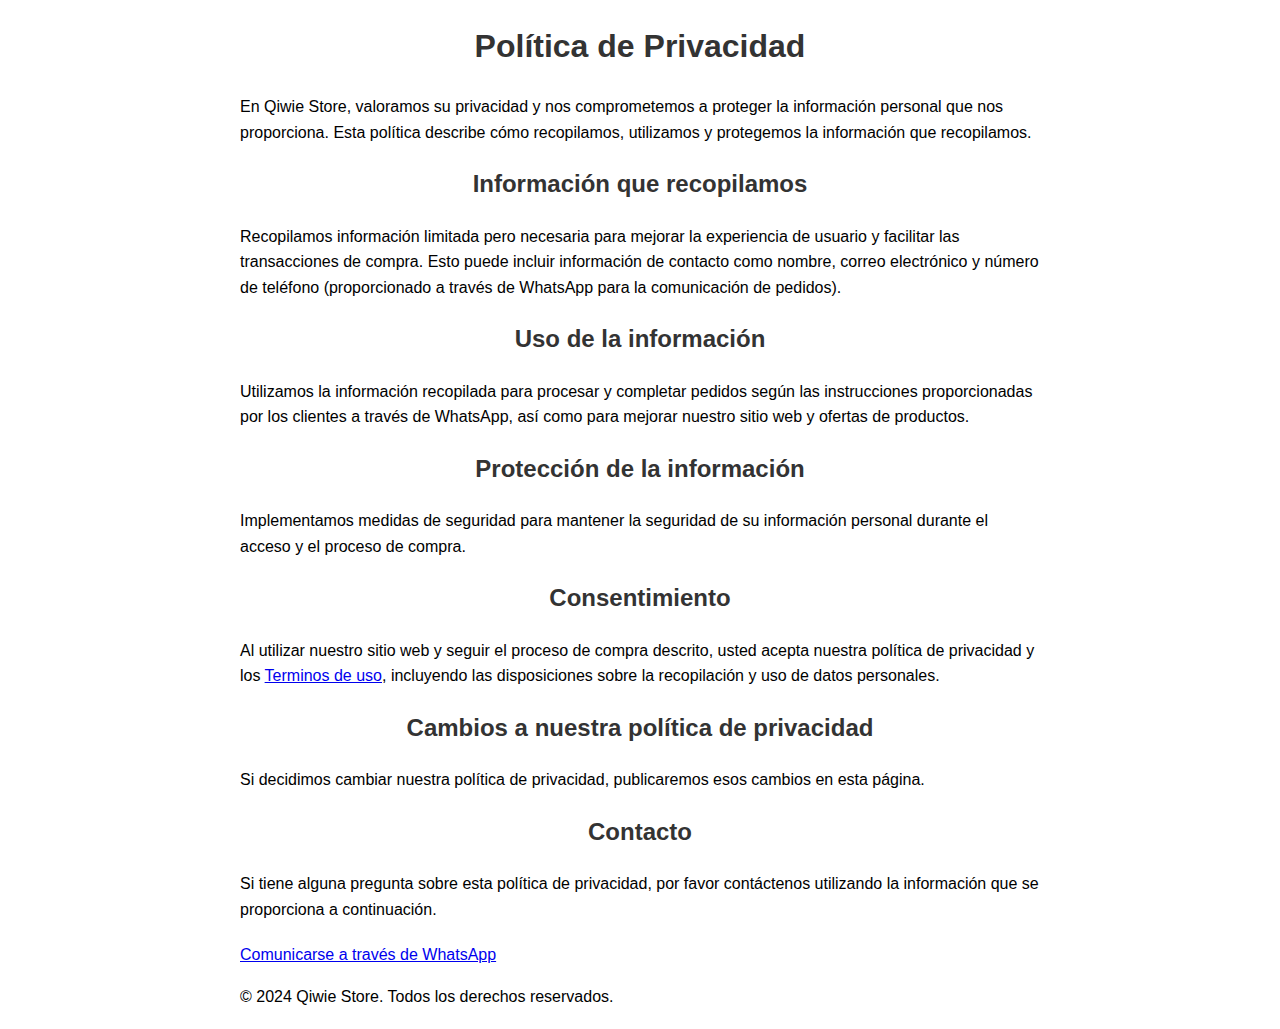
<file: politica de privacidad.html>
<!DOCTYPE html>
<html lang="es">
<head>
    <meta charset="UTF-8">
    <meta name="viewport" content="width=device-width, initial-scale=1.0">
    <title>Política de Privacidad - Qiwie Store</title>
    <link rel="icon" type="image/x-icon" href="assets/favicon.png" />
    <style>
        body {
            font-family: Arial, sans-serif;
            line-height: 1.6;
            margin: 20px;
            max-width: 800px;
            margin-left: auto;
            margin-right: auto;
        }
        h1, h2 {
            text-align: center;
            color: #333;
        }
        p {
            margin-bottom: 20px;
        }
    </style>
</head>
<body>
    <header>
        <h1>Política de Privacidad</h1>
    </header>
    <main>
        <p>En Qiwie Store, valoramos su privacidad y nos comprometemos a proteger la información personal que nos proporciona. Esta política describe cómo recopilamos, utilizamos y protegemos la información que recopilamos.</p>
        
        <h2>Información que recopilamos</h2>
        <p>Recopilamos información limitada pero necesaria para mejorar la experiencia de usuario y facilitar las transacciones de compra. Esto puede incluir información de contacto como nombre, correo electrónico y número de teléfono (proporcionado a través de WhatsApp para la comunicación de pedidos).</p>
        
        <h2>Uso de la información</h2>
        <p>Utilizamos la información recopilada para procesar y completar pedidos según las instrucciones proporcionadas por los clientes a través de WhatsApp, así como para mejorar nuestro sitio web y ofertas de productos.</p>
        
        <h2>Protección de la información</h2>
        <p>Implementamos medidas de seguridad para mantener la seguridad de su información personal durante el acceso y el proceso de compra.</p>
        
        <h2>Consentimiento</h2>
        <p>Al utilizar nuestro sitio web y seguir el proceso de compra descrito, usted acepta nuestra política de privacidad y los <a class="col-lg-4 text-lg-start" href="terminos de uso.html">Terminos de uso</a>, incluyendo las disposiciones sobre la recopilación y uso de datos personales.</p>
        
        <h2>Cambios a nuestra política de privacidad</h2>
        <p>Si decidimos cambiar nuestra política de privacidad, publicaremos esos cambios en esta página.</p>
        
        <h2>Contacto</h2>
        <p>Si tiene alguna pregunta sobre esta política de privacidad, por favor contáctenos utilizando la información que se proporciona a continuación.</p>
        <a href="https://wa.me/50585815601" class="contact-link">Comunicarse a través de WhatsApp</a>
    </main>
    <footer>
        <p>&copy; 2024 Qiwie Store. Todos los derechos reservados.</p>
    </footer>
</body>
</html>
</file>
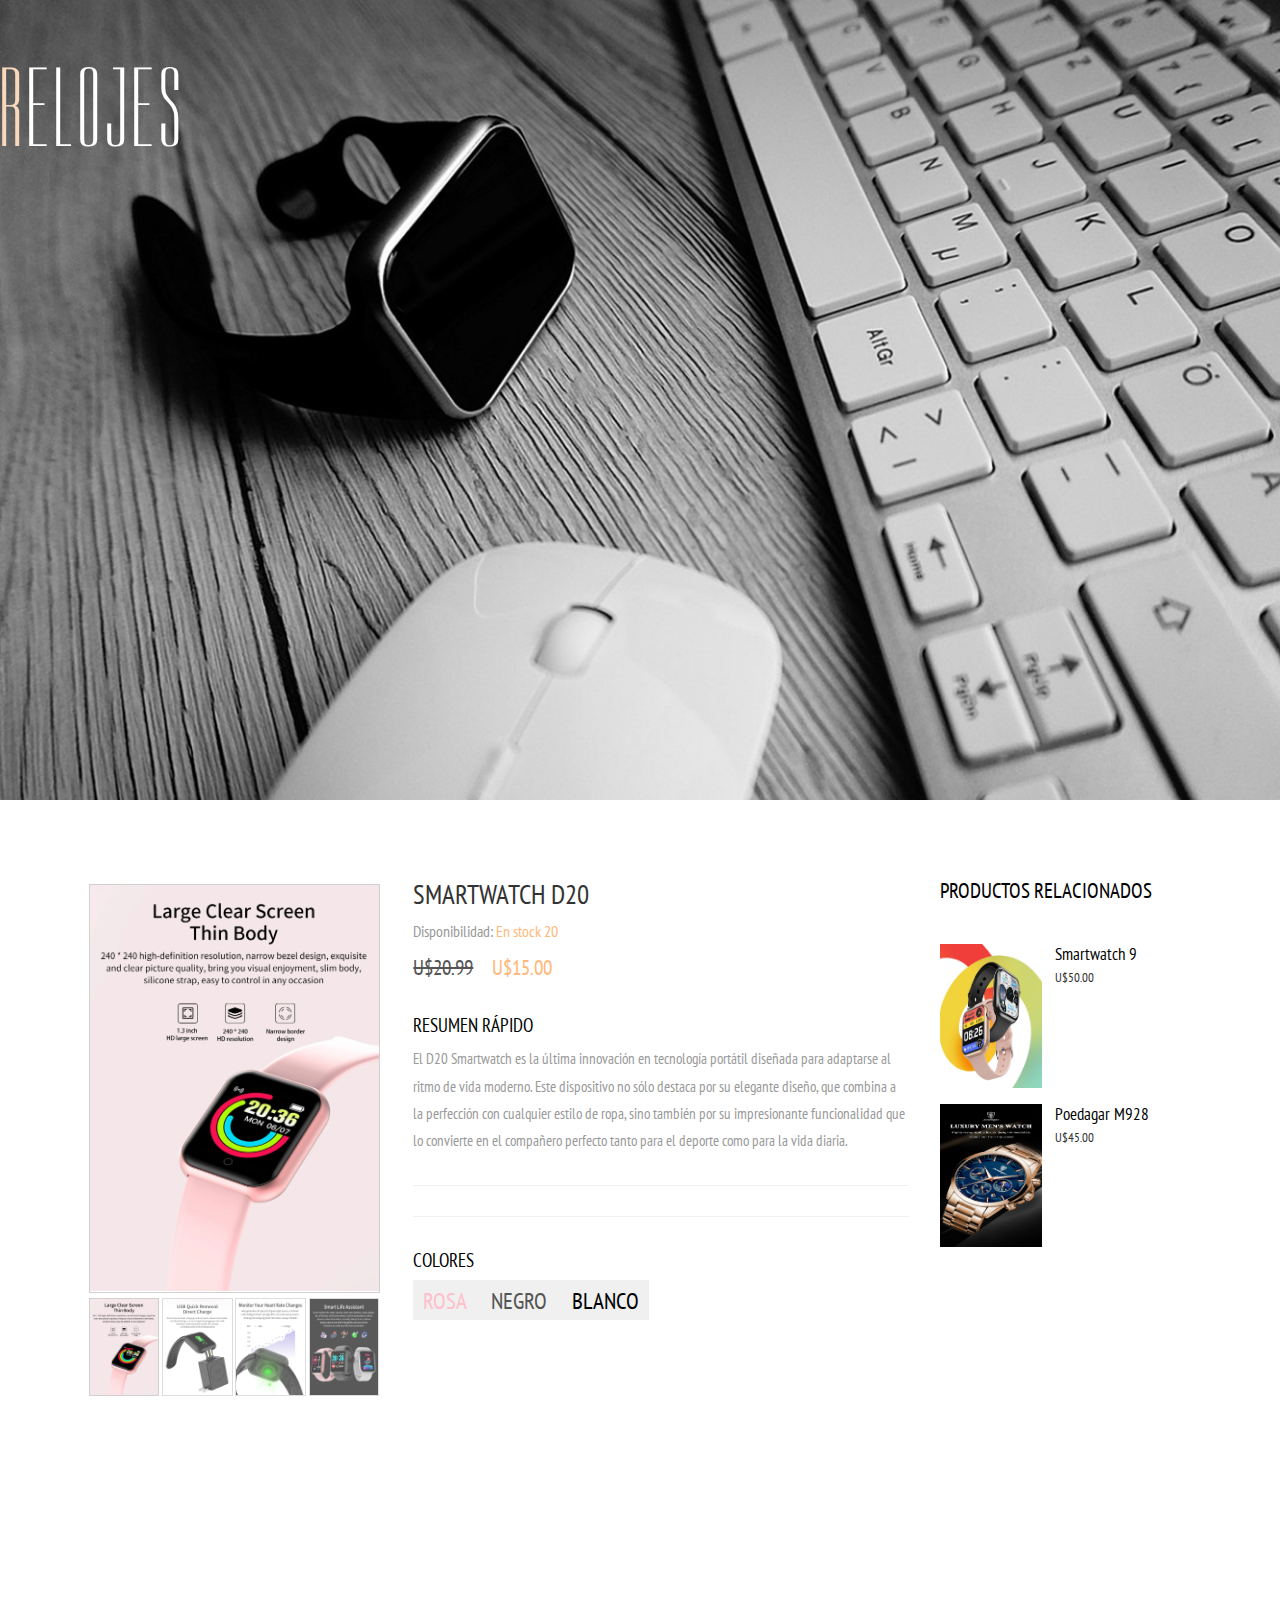
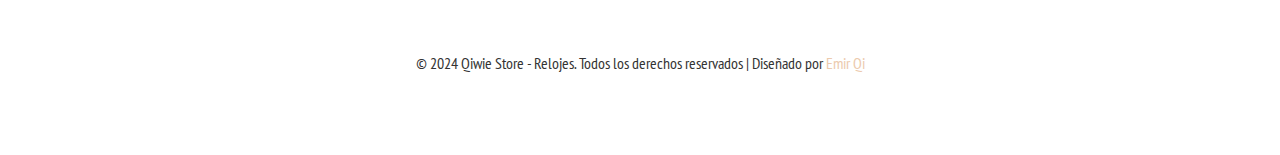
<file: single.html>
<!DOCTYPE HTML>
<html>
	<head>
		<title>Qiwie Store - Relojes</title>
        <!-- Favicon-->
        <link rel="icon" type="image/x-icon" href="assets/favicon.png" />
	<meta name="viewport" content="width=device-width, initial-scale=1">
	<meta http-equiv="Content-Type" content="text/html; charset=utf-8" />
	<meta name="keywords" content="Watches Responsive web template, Bootstrap Web Templates, Flat Web Templates, Android Compatible web template, 
	Smartphone Compatible web template, free webdesigns for Nokia, Samsung, LG, SonyErricsson, Motorola web design" />
	<script type="application/x-javascript"> addEventListener("load", function() { setTimeout(hideURLbar, 0); }, false); function hideURLbar(){ window.scrollTo(0,1); } </script>
	<link href="css/bootstrap.css" rel='stylesheet' type='text/css' />
	<!-- jQuery (necessary for Bootstrap's JavaScript plugins) -->
	<!-- Custom Theme files -->
	<link href="css/stylewatch.css" rel='stylesheet' type='text/css' />
	<!-- Custom Theme files -->
	<!--webfont-->
	<link href='//fonts.googleapis.com/css?family=PT+Sans+Narrow:400,700' rel='stylesheet' type='text/css'>
	<link href='//fonts.googleapis.com/css?family=Dorsa' rel='stylesheet' type='text/css'>
	<script type="text/javascript" src="js/jquery-1.11.1.min.js"></script>
	<!-- Favicon-->
	<link rel="icon" type="image/x-icon" href="assets/favicon.png" />
	<!-- start menu -->
	<link href="css/megamenu.css" rel="stylesheet" type="text/css" media="all" />
	<script type="text/javascript" src="js/megamenu.js"></script>
	<script>$(document).ready(function(){$(".megamenu").megamenu();});</script>
	<script src="js/jquery.easydropdown.js"></script>
	<script src="js/simpleCart.min.js"> </script>
	</head>
	<body>
		<div class="banner">
			 <div class="container">
				 <div class="header_top">
					<div class="header_top_left">
					<!--<div class="box_11"><a href="checkout.html">
				  <h4><p>Cart: <span class="simpleCart_total"></span> (<span id="simpleCart_quantity" class="simpleCart_quantity"></span> items)</p><img src="images/bag.png" alt=""/><div class="clearfix"> </div></h4>
				  </a></div>
				  <p class="empty"><a href="javascript:;" class="simpleCart_empty">Empty Cart</a></p>
				  <div class="clearfix"> </div>-->
			   </div>
			   <!--<div class="header_top_right">
				   <div class="lang_list">
					<select tabindex="4" class="dropdown">
						<option value="" class="label" value="">$ Us</option>
						<option value="1">Dollar</option>
						<option value="2">Euro</option>
					</select>
				 </div>
				 <ul class="header_user_info">
				  <a class="login" href="login.html">
					<i class="user"> </i> 
					<li class="user_desc">My Account</li>
				  </a>
				  <div class="clearfix"> </div>
				 </ul>-->
				<!-- start search-->
					<!--<div class="search-box">
					   <div id="sb-search" class="sb-search">
						  <form>
							 <input class="sb-search-input" placeholder="Enter your search term..." type="search" name="search" id="search">
							 <input class="sb-search-submit" type="submit" value="">
							 <span class="sb-icon-search"> </span>
						  </form>
						</div>
					 </div>-->
					 <!----search-scripts---->
					 <!--<script src="js/classie1.js"></script>
					 <script src="js/uisearch.js"></script>
					   <script>
						 new UISearch( document.getElementById( 'sb-search' ) );
					   </script>-->
						<!----//search-scripts---->
						<div class="clearfix"> </div>
				 </div>
				 <div class="clearfix"> </div>
		  </div>
   	  <div class="header_bottom">
	   <div class="logo">
		  <h1><a href="watch.html"><span class="m_1">R</span>elojes</a></h1>
	   </div>
	   <!--<div class="menu">
	     <ul class="megamenu skyblue">
			<li class="active grid"><a class="color2" href="#">Mens</a>
				<div class="megapanel">
					<div class="row">
						<div class="col1">
							<div class="h_nav">
								<h4>Men</h4>
								<ul>
									<li><a href="men.html">Watches</a></li>
									<li><a href="men.html">watches</a></li>
									<li><a href="men.html">Blazers</a></li>
									<li><a href="men.html">Suits</a></li>
									<li><a href="men.html">Trousers</a></li>
									<li><a href="men.html">Jeans</a></li>
									<li><a href="men.html">Shirts</a></li>
									<li><a href="men.html">Sweatshirts & Hoodies</a></li>
									<li><a href="men.html">Swim Wear</a></li>
									<li><a href="men.html">Accessories</a></li>
								</ul>	
							</div>							
						</div>
						<div class="col1">
							<div class="h_nav">
								<h4>Women</h4>
								<ul>
									<li><a href="men.html">Watches</a></li>
									<li><a href="men.html">Outerwear</a></li>
									<li><a href="men.html">Dresses</a></li>
									<li><a href="men.html">Handbags</a></li>
									<li><a href="men.html">Trousers</a></li>
									<li><a href="men.html">Jeans</a></li>
									<li><a href="men.html">T-Shirts</a></li>
									<li><a href="men.html">Shoes</a></li>
									<li><a href="men.html">Coats</a></li>
									<li><a href="men.html">Accessories</a></li>
								</ul>	
							</div>							
						</div>
						<div class="col2">
							<div class="h_nav">
								<h4>Trends</h4>
								<ul>
									<li class>
										<div class="p_left">
										  <img src="images/p1.jpg" class="img-responsive" alt=""/>
										</div>
										<div class="p_right">
											<h4><a href="#">Denim shirt</a></h4>
											<span class="item-cat"><small><a href="#">watches</a></small></span>
											<span class="price">29.99 $</span>
										</div>
										<div class="clearfix"> </div>
									</li>
									<li>
										<div class="p_left">
										  <img src="images/p2.jpg" class="img-responsive" alt=""/>
										</div>
										<div class="p_right">
											<h4><a href="#">Denim shirt</a></h4>
											<span class="item-cat"><small><a href="#">watches</a></small></span>
											<span class="price">29.99 $</span>
										</div>
										<div class="clearfix"> </div>
									</li>
									<li>
										<div class="p_left">
										  <img src="images/p3.jpg" class="img-responsive" alt=""/>
										</div>
										<div class="p_right">
											<h4><a href="#">Denim shirt</a></h4>
											<span class="item-cat"><small><a href="#">watches</a></small></span>
											<span class="price">29.99 $</span>
										</div>
										<div class="clearfix"> </div>
									</li>
								</ul>	
							</div>												
						</div>
					  </div>
					</div>
			</li>
			<li><a class="color4" href="#">womens</a>
				<div class="megapanel">
					<div class="row">
						<div class="col1">
							<div class="h_nav">
								<h4>Men</h4>
								<ul>
									<li><a href="men.html">Watches</a></li>
									<li><a href="men.html">watches</a></li>
									<li><a href="men.html">Blazers</a></li>
									<li><a href="men.html">Suits</a></li>
									<li><a href="men.html">Trousers</a></li>
									<li><a href="men.html">Jeans</a></li>
									<li><a href="men.html">Shirts</a></li>
									<li><a href="men.html">Sweatshirts & Hoodies</a></li>
									<li><a href="men.html">Swim Wear</a></li>
									<li><a href="men.html">Accessories</a></li>
								</ul>	
							</div>							
						</div>
						<div class="col1">
							<div class="h_nav">
								<h4>Women</h4>
								<ul>
									<li><a href="men.html">Watches</a></li>
									<li><a href="men.html">Outerwear</a></li>
									<li><a href="men.html">Dresses</a></li>
									<li><a href="men.html">Handbags</a></li>
									<li><a href="men.html">Trousers</a></li>
									<li><a href="men.html">Jeans</a></li>
									<li><a href="men.html">T-Shirts</a></li>
									<li><a href="men.html">Shoes</a></li>
									<li><a href="men.html">Coats</a></li>
									<li><a href="men.html">Accessories</a></li>
								</ul>	
							</div>							
						</div>
						<div class="col2">
							<div class="h_nav">
								<h4>Trends</h4>
								<ul>
									<li class>
										<div class="p_left">
										  <img src="images/p1.jpg" class="img-responsive" alt=""/>
										</div>
										<div class="p_right">
											<h4><a href="#">Denim shirt</a></h4>
											<span class="item-cat"><small><a href="#">watches</a></small></span>
											<span class="price">29.99 $</span>
										</div>
										<div class="clearfix"> </div>
									</li>
									<li>
										<div class="p_left">
										  <img src="images/p2.jpg" class="img-responsive" alt=""/>
										</div>
										<div class="p_right">
											<h4><a href="#">Denim shirt</a></h4>
											<span class="item-cat"><small><a href="#">watches</a></small></span>
											<span class="price">29.99 $</span>
										</div>
										<div class="clearfix"> </div>
									</li>
									<li>
										<div class="p_left">
										  <img src="images/p3.jpg" class="img-responsive" alt=""/>
										</div>
										<div class="p_right">
											<h4><a href="#">Denim shirt</a></h4>
											<span class="item-cat"><small><a href="#">watches</a></small></span>
											<span class="price">29.99 $</span>
										</div>
										<div class="clearfix"> </div>
									</li>
								</ul>	
							</div>												
						</div>
					  </div>
					</div>
				</li>				
				<li><a class="color10" href="brands.html">Brands</a></li>
				<li><a class="color3" href="index.html">Sale</a></li>
				<li><a class="color7" href="404.html">News</a></li>
				<div class="clearfix"> </div>
			</ul>
			</div>
	        <div class="clearfix"> </div>
	    </div>-->
	  </div>
   </div>
   <div class="men">
   	<div class="container">
      <div class="col-md-9 single_top">
      	<div class="single_left">
      	  <div class="labout span_1_of_a1">
			<div class="flexslider">
					 <ul class="slides">
						<li data-thumb="assets\img\portfolio\Smartwatch D20\1.png">
							<img src="assets\img\portfolio\Smartwatch D20\1.png" />
						</li>
						<li data-thumb="assets\img\portfolio\Smartwatch D20\2.png">
							<img src="assets\img\portfolio\Smartwatch D20\2.png" />
						</li>
						<li data-thumb="assets\img\portfolio\Smartwatch D20\3.png">
							<img src="assets\img\portfolio\Smartwatch D20\3.png" />
						</li>
						<li data-thumb="assets\img\portfolio\Smartwatch D20\4.png">
							<img src="assets\img\portfolio\Smartwatch D20\4.png" />
						</li>
					 </ul>
				  </div>
		          <div class="clearfix"></div>	
	    </div>
		<div class="cont1 span_2_of_a1 simpleCart_shelfItem">
				<h1>Smartwatch D20</h1>
				<p class="availability">Disponibilidad: <span class="color">En stock 20</span></p>
			    <div class="price_single">
				  <span class="reducedfrom">U$20.99</span>
				  <span class="amount item_price actual">U$15.00</span><a href="#"></a>
				</div>
				<h2 class="quick">Resumen rápido</h2>
				<p class="quick_desc">El D20 Smartwatch es la última innovación en tecnología portátil diseñada para adaptarse al ritmo de vida moderno. Este dispositivo no sólo destaca por su elegante diseño, que combina a la perfección con cualquier estilo de ropa, sino también por su impresionante funcionalidad que lo convierte en el compañero perfecto tanto para el deporte como para la vida diaria.</p>
			    <div class="wish-list">
				 	<!--<ul>
				 		<li class="wish"><a href="#">Add to Wishlist</a></li>
				 	    <li class="compare"><a href="#">Add to Compare</a></li>
				 	</ul>-->
				 </div>
				 <ul class="size">
					<h3>Colores</h3>
					<h1><li><a style="color: pink;">Rosa <a style="color: ;">Negro <a style="color: black;">Blanco</a></a></a></li></h1>
				</ul>
				
			</div>
		    <div class="clearfix"> </div>
		</div>
        <div class="sap_tabs">	
	       <div id="horizontalTab" style="display: block; width: 100%; margin: 0px;">
			  			  	 
			  <div class="resp-tabs-container">
			    <div class="tab-1 resp-tab-content" aria-labelledby="tab_item-0">
					
			     </div>	
			      <div class="tab-1 resp-tab-content" aria-labelledby="tab_item-1">
					
			     </div>	
			      <div class="tab-1 resp-tab-content" aria-labelledby="tab_item-2">
			           
			     </div>	
			  </div>
		    </div>
		  </div>	
		</div>
		<div class="col-md-3 tabs">
	      <h3 class="m_1">Productos relacionados</h3>
	      <ul class="product">
	      	<li class="product_img"><img src="assets\img\portfolio\Watch 9\1-1.png" class="img-responsive" alt=""/></li>
	      	<li class="product_desc">
	      		<h4><a href="single2.html">Smartwatch 9</a></h4>
	      		<p class="single_price">U$50.00</p>
	      		
	        </li>
	      	<div class="clearfix"> </div>
	      </ul>
	      <ul class="product">
	      	<li class="product_img"><img src="assets/img/portfolio/POEDAGAR MODEL 928/1-1.png" class="img-responsive" alt=""/></li>
	      	<li class="product_desc">
	      		<h4><a href="single3.html">Poedagar M928</a></h4>
	      		<p class="single_price">U$45.00</p>
	      		
	        </li>
	      	<div class="clearfix"> </div>
	      </ul>
	      <!--<ul class="product">
	      	<li class="product_img"><img src="images/m2.jpg" class="img-responsive" alt=""/></li>
	      	<li class="product_desc">
	      		<h4><a href="#">quod mazim</a></h4>
	      		<p class="single_price">U$66.30</p>
	      		
	        </li>
	      	<div class="clearfix"> </div>
	      </ul>
	      <ul class="product">
	      	<li class="product_img"><img src="images/m3.jpg" class="img-responsive" alt=""/></li>
	      	<li class="product_desc">
	      		<h4><a href="#">quod mazim</a></h4>
	      		<p class="single_price">U$66.30</p>
	      		
	        </li>
	      	<div class="clearfix"> </div>-->
	      </ul>
        </div>
     <div class="clearfix"> </div>
	</div>
   </div>
  <div class="footer">
   	 <div class="container">
		
	    <div class="clearfix"></div>
	    <div class="copy">
			<p> &copy; 2024 Qiwie Store - Relojes. Todos los derechos reservados | Diseñado por <a href="http://portafolioqi.netlify.app" target="_blank">Emir Qi</a></p>
	    </div>
   	</div>
   </div>
<!-- FlexSlider -->
<script defer src="js/jquery.flexslider.js"></script>
<link rel="stylesheet" href="css/flexslider.css" type="text/css" media="screen" />
<script>
// Can also be used with $(document).ready()
$(window).load(function() {
  $('.flexslider').flexslider({
    animation: "slide",
    controlNav: "thumbnails"
  });
});
</script>
</body>
</html>
</file>
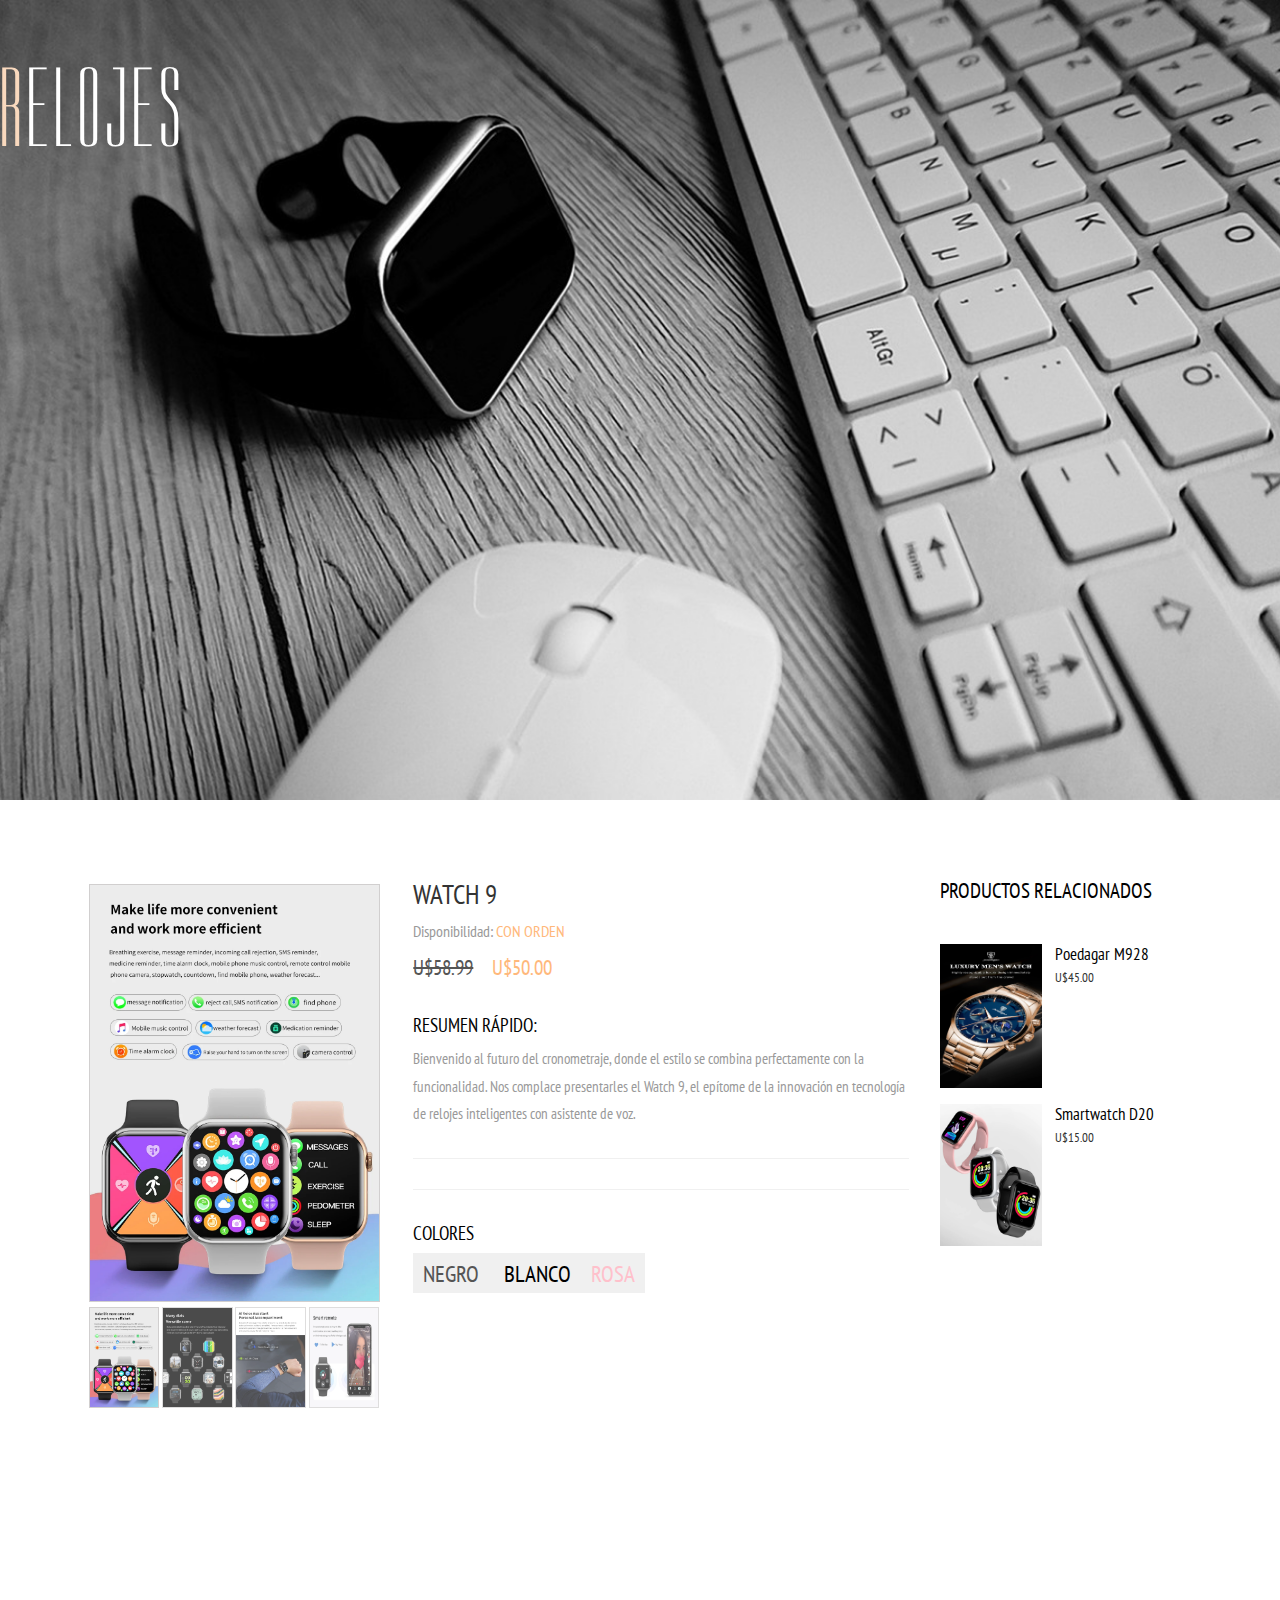
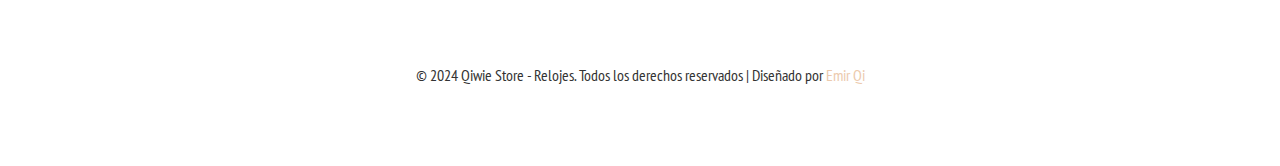
<file: single2.html>
<!DOCTYPE HTML>
<html>
	<head>
		<title>Qiwie Store - Relojes</title>
        <!-- Favicon-->
        <link rel="icon" type="image/x-icon" href="assets/favicon.png" />
	<meta name="viewport" content="width=device-width, initial-scale=1">
	<meta http-equiv="Content-Type" content="text/html; charset=utf-8" />
	<meta name="keywords" content="Watches Responsive web template, Bootstrap Web Templates, Flat Web Templates, Android Compatible web template, 
	Smartphone Compatible web template, free webdesigns for Nokia, Samsung, LG, SonyErricsson, Motorola web design" />
	<script type="application/x-javascript"> addEventListener("load", function() { setTimeout(hideURLbar, 0); }, false); function hideURLbar(){ window.scrollTo(0,1); } </script>
	<link href="css/bootstrap.css" rel='stylesheet' type='text/css' />
	<!-- jQuery (necessary for Bootstrap's JavaScript plugins) -->
	<!-- Custom Theme files -->
	<link href="css/stylewatch.css" rel='stylesheet' type='text/css' />
	<!-- Custom Theme files -->
	<!--webfont-->
	<link href='//fonts.googleapis.com/css?family=PT+Sans+Narrow:400,700' rel='stylesheet' type='text/css'>
	<link href='//fonts.googleapis.com/css?family=Dorsa' rel='stylesheet' type='text/css'>
	<script type="text/javascript" src="js/jquery-1.11.1.min.js"></script>
	<!-- Favicon-->
	<link rel="icon" type="image/x-icon" href="assets/favicon.png" />
	<!-- start menu -->
	<link href="css/megamenu.css" rel="stylesheet" type="text/css" media="all" />
	<script type="text/javascript" src="js/megamenu.js"></script>
	<script>$(document).ready(function(){$(".megamenu").megamenu();});</script>
	<script src="js/jquery.easydropdown.js"></script>
	<script src="js/simpleCart.min.js"> </script>
	</head>
	<body>
		<div class="banner">
			 <div class="container">
				 <div class="header_top">
					<div class="header_top_left">
					<!--<div class="box_11"><a href="checkout.html">
				  <h4><p>Cart: <span class="simpleCart_total"></span> (<span id="simpleCart_quantity" class="simpleCart_quantity"></span> items)</p><img src="images/bag.png" alt=""/><div class="clearfix"> </div></h4>
				  </a></div>
				  <p class="empty"><a href="javascript:;" class="simpleCart_empty">Empty Cart</a></p>
				  <div class="clearfix"> </div>-->
			   </div>
			   <!--<div class="header_top_right">
				   <div class="lang_list">
					<select tabindex="4" class="dropdown">
						<option value="" class="label" value="">$ Us</option>
						<option value="1">Dollar</option>
						<option value="2">Euro</option>
					</select>
				 </div>
				 <ul class="header_user_info">
				  <a class="login" href="login.html">
					<i class="user"> </i> 
					<li class="user_desc">My Account</li>
				  </a>
				  <div class="clearfix"> </div>
				 </ul>-->
				<!-- start search-->
					<!--<div class="search-box">
					   <div id="sb-search" class="sb-search">
						  <form>
							 <input class="sb-search-input" placeholder="Enter your search term..." type="search" name="search" id="search">
							 <input class="sb-search-submit" type="submit" value="">
							 <span class="sb-icon-search"> </span>
						  </form>
						</div>
					 </div>-->
					 <!----search-scripts---->
					 <!--<script src="js/classie1.js"></script>
					 <script src="js/uisearch.js"></script>
					   <script>
						 new UISearch( document.getElementById( 'sb-search' ) );
					   </script>-->
						<!----//search-scripts---->
						<div class="clearfix"> </div>
				 </div>
				 <div class="clearfix"> </div>
		  </div>
   	  <div class="header_bottom">
	   <div class="logo">
		  <h1><a href="watch.html"><span class="m_1">R</span>elojes</a></h1>
	   </div>
	   <!--<div class="menu">
	     <ul class="megamenu skyblue">
			<li class="active grid"><a class="color2" href="#">Mens</a>
				<div class="megapanel">
					<div class="row">
						<div class="col1">
							<div class="h_nav">
								<h4>Men</h4>
								<ul>
									<li><a href="men.html">Watches</a></li>
									<li><a href="men.html">watches</a></li>
									<li><a href="men.html">Blazers</a></li>
									<li><a href="men.html">Suits</a></li>
									<li><a href="men.html">Trousers</a></li>
									<li><a href="men.html">Jeans</a></li>
									<li><a href="men.html">Shirts</a></li>
									<li><a href="men.html">Sweatshirts & Hoodies</a></li>
									<li><a href="men.html">Swim Wear</a></li>
									<li><a href="men.html">Accessories</a></li>
								</ul>	
							</div>							
						</div>
						<div class="col1">
							<div class="h_nav">
								<h4>Women</h4>
								<ul>
									<li><a href="men.html">Watches</a></li>
									<li><a href="men.html">Outerwear</a></li>
									<li><a href="men.html">Dresses</a></li>
									<li><a href="men.html">Handbags</a></li>
									<li><a href="men.html">Trousers</a></li>
									<li><a href="men.html">Jeans</a></li>
									<li><a href="men.html">T-Shirts</a></li>
									<li><a href="men.html">Shoes</a></li>
									<li><a href="men.html">Coats</a></li>
									<li><a href="men.html">Accessories</a></li>
								</ul>	
							</div>							
						</div>
						<div class="col2">
							<div class="h_nav">
								<h4>Trends</h4>
								<ul>
									<li class>
										<div class="p_left">
										  <img src="images/p1.jpg" class="img-responsive" alt=""/>
										</div>
										<div class="p_right">
											<h4><a href="#">Denim shirt</a></h4>
											<span class="item-cat"><small><a href="#">watches</a></small></span>
											<span class="price">29.99 $</span>
										</div>
										<div class="clearfix"> </div>
									</li>
									<li>
										<div class="p_left">
										  <img src="images/p2.jpg" class="img-responsive" alt=""/>
										</div>
										<div class="p_right">
											<h4><a href="#">Denim shirt</a></h4>
											<span class="item-cat"><small><a href="#">watches</a></small></span>
											<span class="price">29.99 $</span>
										</div>
										<div class="clearfix"> </div>
									</li>
									<li>
										<div class="p_left">
										  <img src="images/p3.jpg" class="img-responsive" alt=""/>
										</div>
										<div class="p_right">
											<h4><a href="#">Denim shirt</a></h4>
											<span class="item-cat"><small><a href="#">watches</a></small></span>
											<span class="price">29.99 $</span>
										</div>
										<div class="clearfix"> </div>
									</li>
								</ul>	
							</div>												
						</div>
					  </div>
					</div>
			</li>
			<li><a class="color4" href="#">womens</a>
				<div class="megapanel">
					<div class="row">
						<div class="col1">
							<div class="h_nav">
								<h4>Men</h4>
								<ul>
									<li><a href="men.html">Watches</a></li>
									<li><a href="men.html">watches</a></li>
									<li><a href="men.html">Blazers</a></li>
									<li><a href="men.html">Suits</a></li>
									<li><a href="men.html">Trousers</a></li>
									<li><a href="men.html">Jeans</a></li>
									<li><a href="men.html">Shirts</a></li>
									<li><a href="men.html">Sweatshirts & Hoodies</a></li>
									<li><a href="men.html">Swim Wear</a></li>
									<li><a href="men.html">Accessories</a></li>
								</ul>	
							</div>							
						</div>
						<div class="col1">
							<div class="h_nav">
								<h4>Women</h4>
								<ul>
									<li><a href="men.html">Watches</a></li>
									<li><a href="men.html">Outerwear</a></li>
									<li><a href="men.html">Dresses</a></li>
									<li><a href="men.html">Handbags</a></li>
									<li><a href="men.html">Trousers</a></li>
									<li><a href="men.html">Jeans</a></li>
									<li><a href="men.html">T-Shirts</a></li>
									<li><a href="men.html">Shoes</a></li>
									<li><a href="men.html">Coats</a></li>
									<li><a href="men.html">Accessories</a></li>
								</ul>	
							</div>							
						</div>
						<div class="col2">
							<div class="h_nav">
								<h4>Trends</h4>
								<ul>
									<li class>
										<div class="p_left">
										  <img src="images/p1.jpg" class="img-responsive" alt=""/>
										</div>
										<div class="p_right">
											<h4><a href="#">Denim shirt</a></h4>
											<span class="item-cat"><small><a href="#">watches</a></small></span>
											<span class="price">29.99 $</span>
										</div>
										<div class="clearfix"> </div>
									</li>
									<li>
										<div class="p_left">
										  <img src="images/p2.jpg" class="img-responsive" alt=""/>
										</div>
										<div class="p_right">
											<h4><a href="#">Denim shirt</a></h4>
											<span class="item-cat"><small><a href="#">watches</a></small></span>
											<span class="price">29.99 $</span>
										</div>
										<div class="clearfix"> </div>
									</li>
									<li>
										<div class="p_left">
										  <img src="images/p3.jpg" class="img-responsive" alt=""/>
										</div>
										<div class="p_right">
											<h4><a href="#">Denim shirt</a></h4>
											<span class="item-cat"><small><a href="#">watches</a></small></span>
											<span class="price">29.99 $</span>
										</div>
										<div class="clearfix"> </div>
									</li>
								</ul>	
							</div>												
						</div>
					  </div>
					</div>
				</li>				
				<li><a class="color10" href="brands.html">Brands</a></li>
				<li><a class="color3" href="index.html">Sale</a></li>
				<li><a class="color7" href="404.html">News</a></li>
				<div class="clearfix"> </div>
			</ul>
			</div>
	        <div class="clearfix"> </div>
	    </div>-->
	  </div>
   </div>
   <div class="men">
   	<div class="container">
      <div class="col-md-9 single_top">
      	<div class="single_left">
      	  <div class="labout span_1_of_a1">
			<div class="flexslider">
					 <ul class="slides">
						<li data-thumb="assets\img\portfolio\Watch 9\1.png">
							<img src="assets\img\portfolio\Watch 9\1.png" />
						</li>
						<li data-thumb="assets\img\portfolio\Watch 9\2.png">
							<img src="assets\img\portfolio\Watch 9\2.png" />
						</li>
						<li data-thumb="assets\img\portfolio\Watch 9\3.png">
							<img src="assets\img\portfolio\Watch 9\3.png" />
						</li>
						<li data-thumb="assets\img\portfolio\Watch 9\4.png">
							<img src="assets\img\portfolio\Watch 9\4.png" />
						</li>
					 </ul>
				  </div>
		          <div class="clearfix"></div>	
	    </div>
		<div class="cont1 span_2_of_a1 simpleCart_shelfItem">
				<h1>Watch 9</h1>
				<p class="availability">Disponibilidad: <span class="color">CON ORDEN</span></p>
			    <div class="price_single">
				  <span class="reducedfrom">U$58.99</span>
				  <span class="amount item_price actual">U$50.00</span><a href="#"></a>
				</div>
				<h2 class="quick">Resumen rápido:</h2>
				<p class="quick_desc">Bienvenido al futuro del cronometraje, donde el estilo se combina perfectamente con la funcionalidad. Nos complace presentarles el Watch 9, el epítome de la innovación en tecnología de relojes inteligentes con asistente de voz.</p>
			    <div class="wish-list">
				 	<!--<ul>
				 		<li class="wish"><a href="#">Add to Wishlist</a></li>
				 	    <li class="compare"><a href="#">Add to Compare</a></li>
				 	</ul>-->
				 </div>
				 <ul class="size">
					<h3>Colores</h3>
					<h1><li><a style="color: ;">Negro <a style="color: black;">Blanco<a style="color: pink;">Rosa </a></a></a></li></h1>
				</ul>
			</div>
		    <div class="clearfix"> </div>
		</div>
        <div class="sap_tabs">	
	       <div id="horizontalTab" style="display: block; width: 100%; margin: 0px;">
			  			  	 
			  <div class="resp-tabs-container">
			    <div class="tab-1 resp-tab-content" aria-labelledby="tab_item-0">
					
			     </div>	
			      <div class="tab-1 resp-tab-content" aria-labelledby="tab_item-1">
					
			     </div>	
			      <div class="tab-1 resp-tab-content" aria-labelledby="tab_item-2">
			           
			     </div>	
			  </div>
		    </div>
		  </div>	
		</div>
		<div class="col-md-3 tabs">
	      <h3 class="m_1">Productos relacionados</h3>
	      <ul class="product">
	      	<li class="product_img"><img src="assets/img/portfolio/POEDAGAR MODEL 928/1-1.png" class="img-responsive" alt=""/></li>
	      	<li class="product_desc">
	      		<h4><a href="single3.html">Poedagar M928</a></h4>
	      		<p class="single_price">U$45.00</p>
	      		
	        </li>
	      	<div class="clearfix"> </div>
	      </ul>
	      <ul class="product">
	      	<li class="product_img"><img src="assets\img\portfolio\Smartwatch D20\1-1.png" class="img-responsive" alt=""/></li>
	      	<li class="product_desc">
	      		<h4><a href="single.html">Smartwatch D20</a></h4>
	      		<p class="single_price">U$15.00</p>
	      		
	        </li>
	      	<div class="clearfix"> </div>
	      </ul>
	      <!--<ul class="product">
	      	<li class="product_img"><img src="images/m2.jpg" class="img-responsive" alt=""/></li>
	      	<li class="product_desc">
	      		<h4><a href="#">quod mazim</a></h4>
	      		<p class="single_price">U$66.30</p>
	      		
	        </li>
	      	<div class="clearfix"> </div>
	      </ul>
	      <ul class="product">
	      	<li class="product_img"><img src="images/m3.jpg" class="img-responsive" alt=""/></li>
	      	<li class="product_desc">
	      		<h4><a href="#">quod mazim</a></h4>
	      		<p class="single_price">U$66.30</p>
	      		
	        </li>
	      	<div class="clearfix"> </div>-->
	      </ul>
        </div>
     <div class="clearfix"> </div>
	</div>
   </div>
  <div class="footer">
   	 <div class="container">
		
	    <div class="clearfix"></div>
	    <div class="copy">
			<p> &copy; 2024 Qiwie Store - Relojes. Todos los derechos reservados | Diseñado por <a href="http://portafolioqi.netlify.app" target="_blank">Emir Qi</a></p>
	    </div>
   	</div>
   </div>
<!-- FlexSlider -->
<script defer src="js/jquery.flexslider.js"></script>
<link rel="stylesheet" href="css/flexslider.css" type="text/css" media="screen" />
<script>
// Can also be used with $(document).ready()
$(window).load(function() {
  $('.flexslider').flexslider({
    animation: "slide",
    controlNav: "thumbnails"
  });
});
</script>
</body>
</html>
</file>
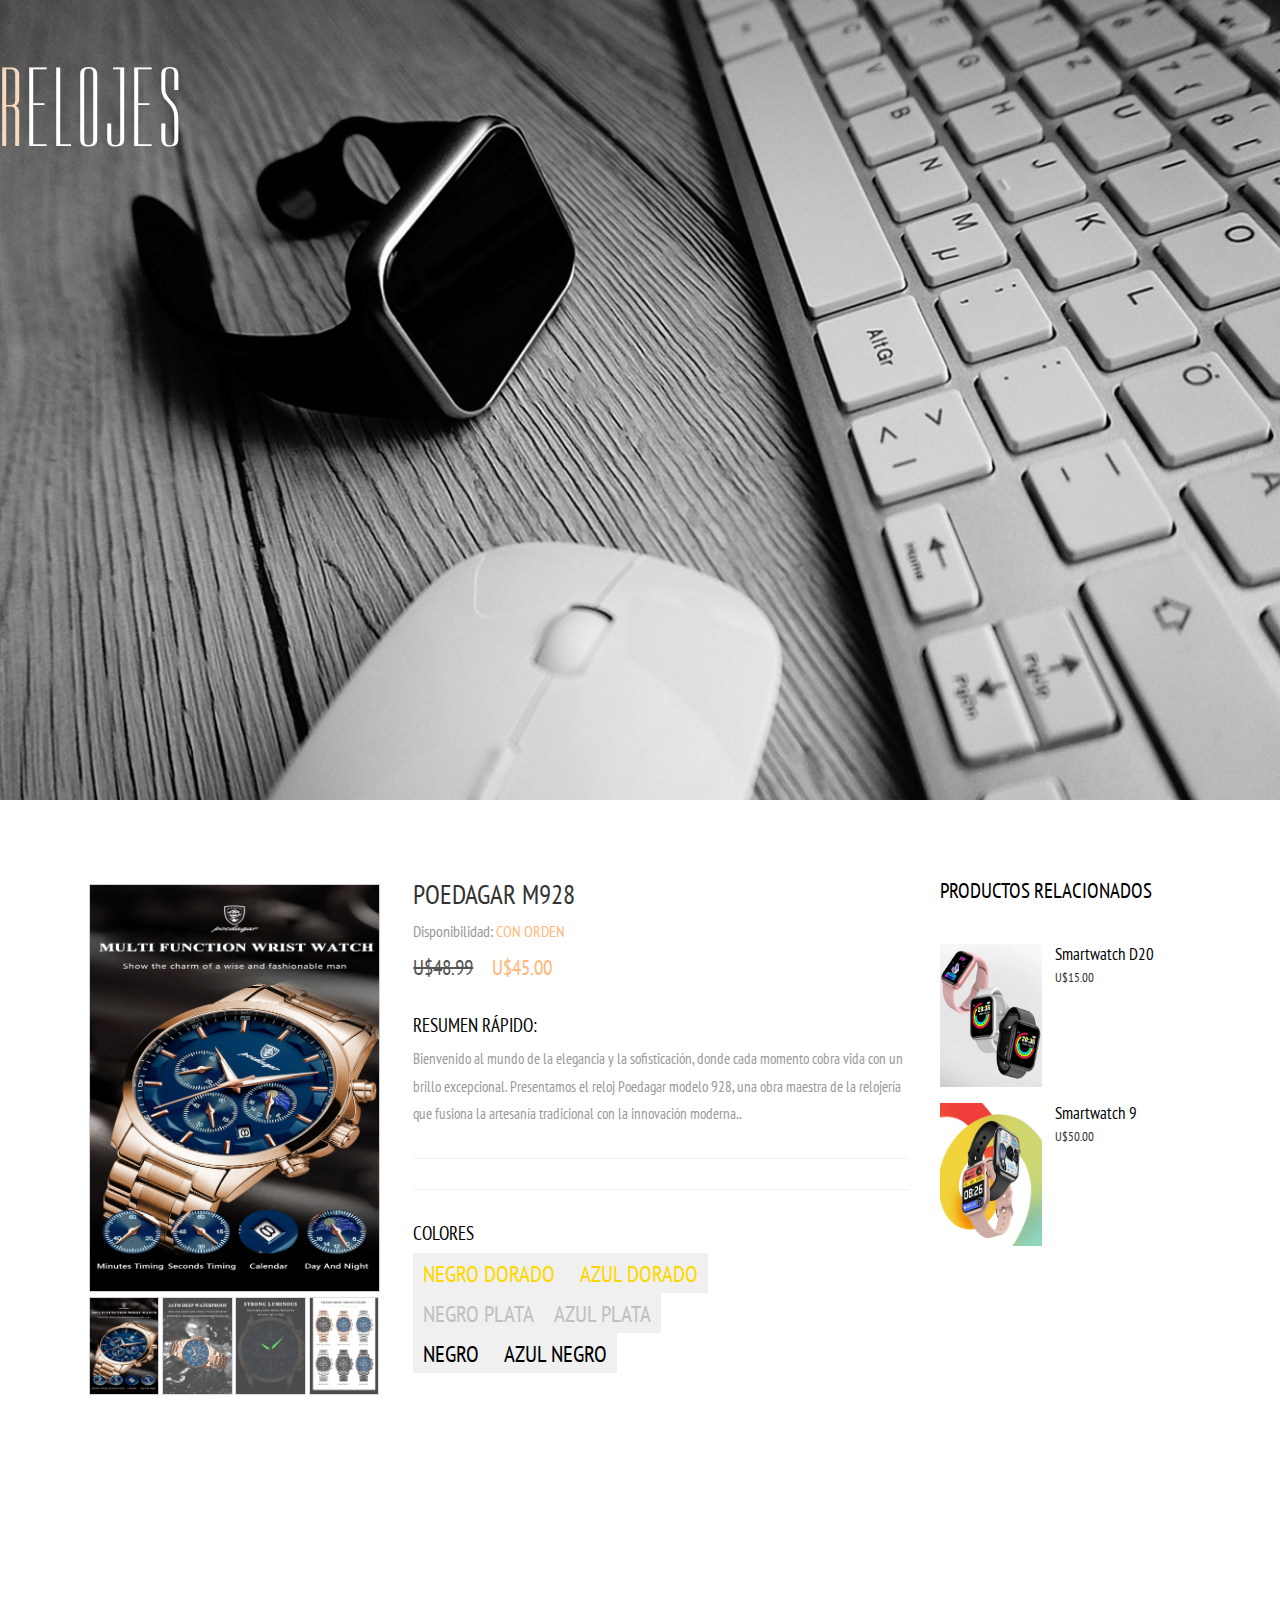
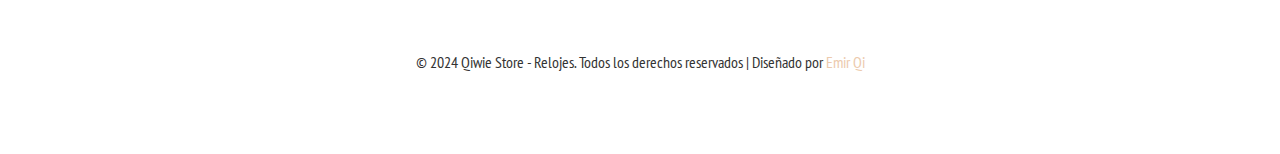
<file: single3.html>
<!DOCTYPE HTML>
<html>
	<head>
		<title>Qiwie Store - Relojes</title>
        <!-- Favicon-->
        <link rel="icon" type="image/x-icon" href="assets/favicon.png" />
	<meta name="viewport" content="width=device-width, initial-scale=1">
	<meta http-equiv="Content-Type" content="text/html; charset=utf-8" />
	<meta name="keywords" content="Watches Responsive web template, Bootstrap Web Templates, Flat Web Templates, Android Compatible web template, 
	Smartphone Compatible web template, free webdesigns for Nokia, Samsung, LG, SonyErricsson, Motorola web design" />
	<script type="application/x-javascript"> addEventListener("load", function() { setTimeout(hideURLbar, 0); }, false); function hideURLbar(){ window.scrollTo(0,1); } </script>
	<link href="css/bootstrap.css" rel='stylesheet' type='text/css' />
	<!-- jQuery (necessary for Bootstrap's JavaScript plugins) -->
	<!-- Custom Theme files -->
	<link href="css/stylewatch.css" rel='stylesheet' type='text/css' />
	<!-- Custom Theme files -->
	<!--webfont-->
	<link href='//fonts.googleapis.com/css?family=PT+Sans+Narrow:400,700' rel='stylesheet' type='text/css'>
	<link href='//fonts.googleapis.com/css?family=Dorsa' rel='stylesheet' type='text/css'>
	<script type="text/javascript" src="js/jquery-1.11.1.min.js"></script>
	<!-- Favicon-->
	<link rel="icon" type="image/x-icon" href="assets/favicon.png" />
	<!-- start menu -->
	<link href="css/megamenu.css" rel="stylesheet" type="text/css" media="all" />
	<script type="text/javascript" src="js/megamenu.js"></script>
	<script>$(document).ready(function(){$(".megamenu").megamenu();});</script>
	<script src="js/jquery.easydropdown.js"></script>
	<script src="js/simpleCart.min.js"> </script>
	</head>
	<body>
		<div class="banner">
			 <div class="container">
				 <div class="header_top">
					<div class="header_top_left">
					<!--<div class="box_11"><a href="checkout.html">
				  <h4><p>Cart: <span class="simpleCart_total"></span> (<span id="simpleCart_quantity" class="simpleCart_quantity"></span> items)</p><img src="images/bag.png" alt=""/><div class="clearfix"> </div></h4>
				  </a></div>
				  <p class="empty"><a href="javascript:;" class="simpleCart_empty">Empty Cart</a></p>
				  <div class="clearfix"> </div>-->
			   </div>
			   <!--<div class="header_top_right">
				   <div class="lang_list">
					<select tabindex="4" class="dropdown">
						<option value="" class="label" value="">$ Us</option>
						<option value="1">Dollar</option>
						<option value="2">Euro</option>
					</select>
				 </div>
				 <ul class="header_user_info">
				  <a class="login" href="login.html">
					<i class="user"> </i> 
					<li class="user_desc">My Account</li>
				  </a>
				  <div class="clearfix"> </div>
				 </ul>-->
				<!-- start search-->
					<!--<div class="search-box">
					   <div id="sb-search" class="sb-search">
						  <form>
							 <input class="sb-search-input" placeholder="Enter your search term..." type="search" name="search" id="search">
							 <input class="sb-search-submit" type="submit" value="">
							 <span class="sb-icon-search"> </span>
						  </form>
						</div>
					 </div>-->
					 <!----search-scripts---->
					 <!--<script src="js/classie1.js"></script>
					 <script src="js/uisearch.js"></script>
					   <script>
						 new UISearch( document.getElementById( 'sb-search' ) );
					   </script>-->
						<!----//search-scripts---->
						<div class="clearfix"> </div>
				 </div>
				 <div class="clearfix"> </div>
		  </div>
   	  <div class="header_bottom">
	   <div class="logo">
		  <h1><a href="watch.html"><span class="m_1">R</span>elojes</a></h1>
	   </div>
	   <!--<div class="menu">
	     <ul class="megamenu skyblue">
			<li class="active grid"><a class="color2" href="#">Mens</a>
				<div class="megapanel">
					<div class="row">
						<div class="col1">
							<div class="h_nav">
								<h4>Men</h4>
								<ul>
									<li><a href="men.html">Watches</a></li>
									<li><a href="men.html">watches</a></li>
									<li><a href="men.html">Blazers</a></li>
									<li><a href="men.html">Suits</a></li>
									<li><a href="men.html">Trousers</a></li>
									<li><a href="men.html">Jeans</a></li>
									<li><a href="men.html">Shirts</a></li>
									<li><a href="men.html">Sweatshirts & Hoodies</a></li>
									<li><a href="men.html">Swim Wear</a></li>
									<li><a href="men.html">Accessories</a></li>
								</ul>	
							</div>							
						</div>
						<div class="col1">
							<div class="h_nav">
								<h4>Women</h4>
								<ul>
									<li><a href="men.html">Watches</a></li>
									<li><a href="men.html">Outerwear</a></li>
									<li><a href="men.html">Dresses</a></li>
									<li><a href="men.html">Handbags</a></li>
									<li><a href="men.html">Trousers</a></li>
									<li><a href="men.html">Jeans</a></li>
									<li><a href="men.html">T-Shirts</a></li>
									<li><a href="men.html">Shoes</a></li>
									<li><a href="men.html">Coats</a></li>
									<li><a href="men.html">Accessories</a></li>
								</ul>	
							</div>							
						</div>
						<div class="col2">
							<div class="h_nav">
								<h4>Trends</h4>
								<ul>
									<li class>
										<div class="p_left">
										  <img src="images/p1.jpg" class="img-responsive" alt=""/>
										</div>
										<div class="p_right">
											<h4><a href="#">Denim shirt</a></h4>
											<span class="item-cat"><small><a href="#">watches</a></small></span>
											<span class="price">29.99 $</span>
										</div>
										<div class="clearfix"> </div>
									</li>
									<li>
										<div class="p_left">
										  <img src="images/p2.jpg" class="img-responsive" alt=""/>
										</div>
										<div class="p_right">
											<h4><a href="#">Denim shirt</a></h4>
											<span class="item-cat"><small><a href="#">watches</a></small></span>
											<span class="price">29.99 $</span>
										</div>
										<div class="clearfix"> </div>
									</li>
									<li>
										<div class="p_left">
										  <img src="images/p3.jpg" class="img-responsive" alt=""/>
										</div>
										<div class="p_right">
											<h4><a href="#">Denim shirt</a></h4>
											<span class="item-cat"><small><a href="#">watches</a></small></span>
											<span class="price">29.99 $</span>
										</div>
										<div class="clearfix"> </div>
									</li>
								</ul>	
							</div>												
						</div>
					  </div>
					</div>
			</li>
			<li><a class="color4" href="#">womens</a>
				<div class="megapanel">
					<div class="row">
						<div class="col1">
							<div class="h_nav">
								<h4>Men</h4>
								<ul>
									<li><a href="men.html">Watches</a></li>
									<li><a href="men.html">watches</a></li>
									<li><a href="men.html">Blazers</a></li>
									<li><a href="men.html">Suits</a></li>
									<li><a href="men.html">Trousers</a></li>
									<li><a href="men.html">Jeans</a></li>
									<li><a href="men.html">Shirts</a></li>
									<li><a href="men.html">Sweatshirts & Hoodies</a></li>
									<li><a href="men.html">Swim Wear</a></li>
									<li><a href="men.html">Accessories</a></li>
								</ul>	
							</div>							
						</div>
						<div class="col1">
							<div class="h_nav">
								<h4>Women</h4>
								<ul>
									<li><a href="men.html">Watches</a></li>
									<li><a href="men.html">Outerwear</a></li>
									<li><a href="men.html">Dresses</a></li>
									<li><a href="men.html">Handbags</a></li>
									<li><a href="men.html">Trousers</a></li>
									<li><a href="men.html">Jeans</a></li>
									<li><a href="men.html">T-Shirts</a></li>
									<li><a href="men.html">Shoes</a></li>
									<li><a href="men.html">Coats</a></li>
									<li><a href="men.html">Accessories</a></li>
								</ul>	
							</div>							
						</div>
						<div class="col2">
							<div class="h_nav">
								<h4>Trends</h4>
								<ul>
									<li class>
										<div class="p_left">
										  <img src="images/p1.jpg" class="img-responsive" alt=""/>
										</div>
										<div class="p_right">
											<h4><a href="#">Denim shirt</a></h4>
											<span class="item-cat"><small><a href="#">watches</a></small></span>
											<span class="price">29.99 $</span>
										</div>
										<div class="clearfix"> </div>
									</li>
									<li>
										<div class="p_left">
										  <img src="images/p2.jpg" class="img-responsive" alt=""/>
										</div>
										<div class="p_right">
											<h4><a href="#">Denim shirt</a></h4>
											<span class="item-cat"><small><a href="#">watches</a></small></span>
											<span class="price">29.99 $</span>
										</div>
										<div class="clearfix"> </div>
									</li>
									<li>
										<div class="p_left">
										  <img src="images/p3.jpg" class="img-responsive" alt=""/>
										</div>
										<div class="p_right">
											<h4><a href="#">Denim shirt</a></h4>
											<span class="item-cat"><small><a href="#">watches</a></small></span>
											<span class="price">29.99 $</span>
										</div>
										<div class="clearfix"> </div>
									</li>
								</ul>	
							</div>												
						</div>
					  </div>
					</div>
				</li>				
				<li><a class="color10" href="brands.html">Brands</a></li>
				<li><a class="color3" href="index.html">Sale</a></li>
				<li><a class="color7" href="404.html">News</a></li>
				<div class="clearfix"> </div>
			</ul>
			</div>
	        <div class="clearfix"> </div>
	    </div>-->
	  </div>
   </div>
   <div class="men">
   	<div class="container">
      <div class="col-md-9 single_top">
      	<div class="single_left">
      	  <div class="labout span_1_of_a1">
			<div class="flexslider">
					 <ul class="slides">
						<li data-thumb="assets\img\portfolio\POEDAGAR MODEL 928\1.png">
							<img src="assets\img\portfolio\POEDAGAR MODEL 928\1.png" />
						</li>
						<li data-thumb="assets\img\portfolio\POEDAGAR MODEL 928\2.png">
							<img src="assets\img\portfolio\POEDAGAR MODEL 928\2.png" />
						</li>
						<li data-thumb="assets\img\portfolio\POEDAGAR MODEL 928\3.png">
							<img src="assets\img\portfolio\POEDAGAR MODEL 928\3.png" />
						</li>
						<li data-thumb="assets\img\portfolio\POEDAGAR MODEL 928\4.png">
							<img src="assets\img\portfolio\POEDAGAR MODEL 928\4.png" />
						</li>
					 </ul>
				  </div>
		          <div class="clearfix"></div>	
	    </div>
		<div class="cont1 span_2_of_a1 simpleCart_shelfItem">
				<h1>Poedagar M928
				</h1>
				<p class="availability">Disponibilidad: <span class="color">CON ORDEN</span></p>
			    <div class="price_single">
				  <span class="reducedfrom">U$48.99</span>
				  <span class="amount item_price actual">U$45.00</span><a href="#"></a>
				</div>
				<h2 class="quick">Resumen rápido:</h2>
				<p class="quick_desc">Bienvenido al mundo de la elegancia y la sofisticación, donde cada momento cobra vida con un brillo excepcional. Presentamos el reloj Poedagar modelo 928, una obra maestra de la relojería que fusiona la artesanía tradicional con la innovación moderna..</p>
			    <div class="wish-list">
				 	<!--<ul>
				 		<li class="wish"><a href="#">Add to Wishlist</a></li>
				 	    <li class="compare"><a href="#">Add to Compare</a></li>
				 	</ul>-->
				 </div>
				 <ul class="size">
					<h3>Colores</h3>
					<h1><li><a style="color: gold;">Negro Dorado <a style="color: gold;">Azul Dorado </a></li></h1>
					<h1><li><a style="color: silver;">Negro Plata<a style="color: silver;">Azul Plata </a></li></h1>
					<h1><li><a style="color: Black;">Negro <a style="color: Black;">Azul Negro</a></li></h1>
				</ul>
			</div>
		    <div class="clearfix"> </div>
		</div>
        <div class="sap_tabs">	
	       <div id="horizontalTab" style="display: block; width: 100%; margin: 0px;">
			  			  	 
			  <div class="resp-tabs-container">
			    <div class="tab-1 resp-tab-content" aria-labelledby="tab_item-0">
					
			     </div>	
			      <div class="tab-1 resp-tab-content" aria-labelledby="tab_item-1">
					
			     </div>	
			      <div class="tab-1 resp-tab-content" aria-labelledby="tab_item-2">
			           
			     </div>	
			  </div>
		    </div>
		  </div>	
		</div>
		<div class="col-md-3 tabs">
	      <h3 class="m_1">Productos relacionados</h3>
	      <ul class="product">
	      	<li class="product_img"><img src="assets\img\portfolio\Smartwatch D20\1-1.png" class="img-responsive" alt=""/></li>
	      	<li class="product_desc">
	      		<h4><a href="single.html">Smartwatch D20</a></h4>
	      		<p class="single_price">U$15.00</p>
	      		
	        </li>
	      	<div class="clearfix"> </div>
	      </ul>
	      <ul class="product">
	      	<li class="product_img"><img src="assets\img\portfolio\Watch 9\1-1.png" class="img-responsive" alt=""/></li>
	      	<li class="product_desc">
	      		<h4><a href="single2.html">Smartwatch 9</a></h4>
	      		<p class="single_price">U$50.00</p>
	      		
	        </li>
	      	<div class="clearfix"> </div>
	      </ul>
	      <!--<ul class="product">
	      	<li class="product_img"><img src="images/m2.jpg" class="img-responsive" alt=""/></li>
	      	<li class="product_desc">
	      		<h4><a href="#">quod mazim</a></h4>
	      		<p class="single_price">U$66.30</p>
	      		
	        </li>
	      	<div class="clearfix"> </div>
	      </ul>
	      <ul class="product">
	      	<li class="product_img"><img src="images/m3.jpg" class="img-responsive" alt=""/></li>
	      	<li class="product_desc">
	      		<h4><a href="#">quod mazim</a></h4>
	      		<p class="single_price">U$66.30</p>
	      		
	        </li>
	      	<div class="clearfix"> </div>-->
	      </ul>
        </div>
     <div class="clearfix"> </div>
	</div>
   </div>
  <div class="footer">
   	 <div class="container">
		
	    <div class="clearfix"></div>
	    <div class="copy">
			<p> &copy; 2024 Qiwie Store - Relojes. Todos los derechos reservados | Diseñado por <a href="http://portafolioqi.netlify.app" target="_blank">Emir Qi</a></p>
	    </div>
   	</div>
   </div>
<!-- FlexSlider -->
<script defer src="js/jquery.flexslider.js"></script>
<link rel="stylesheet" href="css/flexslider.css" type="text/css" media="screen" />
<script>
// Can also be used with $(document).ready()
$(window).load(function() {
  $('.flexslider').flexslider({
    animation: "slide",
    controlNav: "thumbnails"
  });
});
</script>
</body>
</html>
</file>
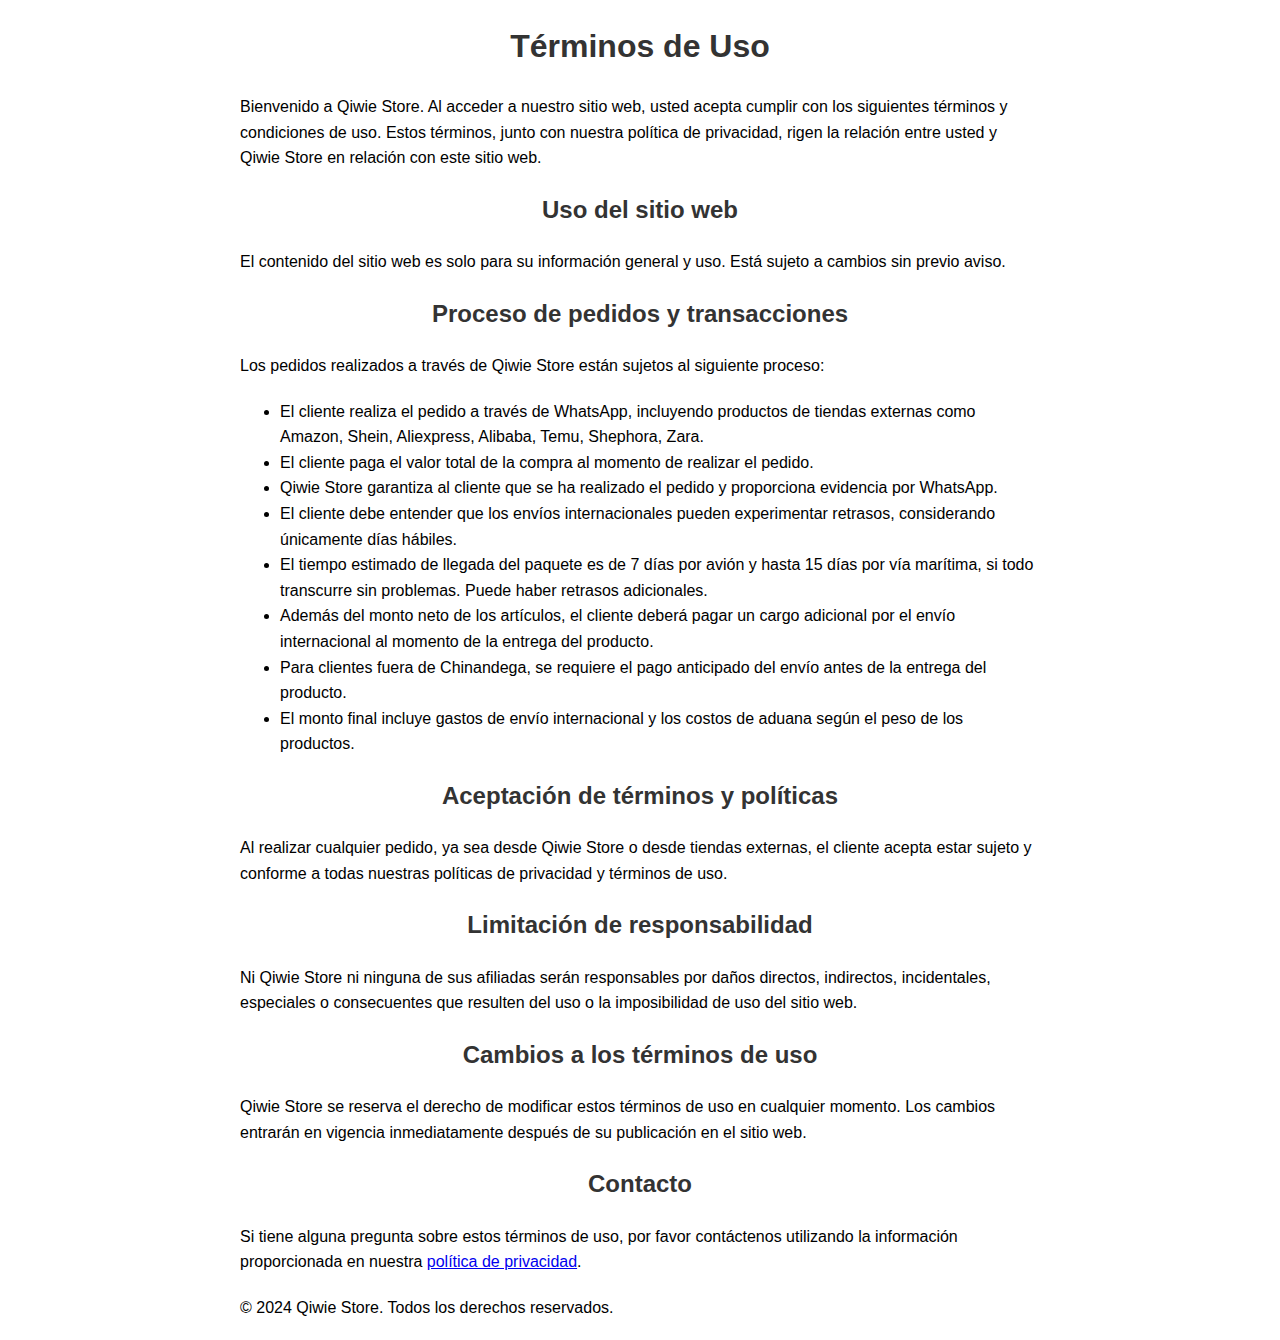
<file: terminos de uso.html>
<!DOCTYPE html>
<html lang="es">
<head>
    <meta charset="UTF-8">
    <meta name="viewport" content="width=device-width, initial-scale=1.0">
    <title>Términos de Uso - Qiwie Store</title>
    <link rel="icon" type="image/x-icon" href="assets/favicon.png" />
    <style>
        body {
            font-family: Arial, sans-serif;
            line-height: 1.6;
            margin: 20px;
            max-width: 800px;
            margin-left: auto;
            margin-right: auto;
        }
        h1, h2 {
            text-align: center;
            color: #333;
        }
        p {
            margin-bottom: 20px;
        }
    </style>
</head>
<body>
    <header>
        <h1>Términos de Uso</h1>
    </header>
    <main>
        <p>Bienvenido a Qiwie Store. Al acceder a nuestro sitio web, usted acepta cumplir con los siguientes términos y condiciones de uso. Estos términos, junto con nuestra política de privacidad, rigen la relación entre usted y Qiwie Store en relación con este sitio web.</p>
        
        <h2>Uso del sitio web</h2>
        <p>El contenido del sitio web es solo para su información general y uso. Está sujeto a cambios sin previo aviso.</p>
        
       <!-- <h2>Registro y cuentas de usuario</h2>
        <p>Para acceder a ciertas funciones del sitio web, puede ser necesario registrarse y crear una cuenta. Usted es responsable de mantener la confidencialidad de su cuenta y contraseña.</p>
          -->

        <h2>Proceso de pedidos y transacciones</h2>
        <p>Los pedidos realizados a través de Qiwie Store están sujetos al siguiente proceso:</p>
        <ul>
            <li>El cliente realiza el pedido a través de WhatsApp, incluyendo productos de tiendas externas como Amazon, Shein, Aliexpress, Alibaba, Temu, Shephora, Zara.</li>
            <li>El cliente paga el valor total de la compra al momento de realizar el pedido.</li>
            <li>Qiwie Store garantiza al cliente que se ha realizado el pedido y proporciona evidencia por WhatsApp.</li>
            <li>El cliente debe entender que los envíos internacionales pueden experimentar retrasos, considerando únicamente días hábiles.</li>
            <li>El tiempo estimado de llegada del paquete es de 7 días por avión y hasta 15 días por vía marítima, si todo transcurre sin problemas. Puede haber retrasos adicionales.</li>
            <li>Además del monto neto de los artículos, el cliente deberá pagar un cargo adicional por el envío internacional al momento de la entrega del producto.</li>
            <li>Para clientes fuera de Chinandega, se requiere el pago anticipado del envío antes de la entrega del producto.</li>
            <li>El monto final incluye gastos de envío internacional y los costos de aduana según el peso de los productos.</li>
        </ul>
        
        <h2>Aceptación de términos y políticas</h2>
        <p>Al realizar cualquier pedido, ya sea desde Qiwie Store o desde tiendas externas, el cliente acepta estar sujeto y conforme a todas nuestras políticas de privacidad y términos de uso.</p>
        
        <h2>Limitación de responsabilidad</h2>
        <p>Ni Qiwie Store ni ninguna de sus afiliadas serán responsables por daños directos, indirectos, incidentales, especiales o consecuentes que resulten del uso o la imposibilidad de uso del sitio web.</p>
        
        <h2>Cambios a los términos de uso</h2>
        <p>Qiwie Store se reserva el derecho de modificar estos términos de uso en cualquier momento. Los cambios entrarán en vigencia inmediatamente después de su publicación en el sitio web.</p>
        
        <h2>Contacto</h2>
        <p>Si tiene alguna pregunta sobre estos términos de uso, por favor contáctenos utilizando la información proporcionada en nuestra <a class="col-lg-4 text-lg-start" href="politica de privacidad.html">política de privacidad</a>.</p>
    </main>
    <footer>
        <p>&copy; 2024 Qiwie Store. Todos los derechos reservados.</p>
    </footer>
</body>
</html>
</file>
<file: css/stylewatch.css>
/*
Author: W3layout
Author URL: http://w3layouts.com
License: Creative Commons Attribution 3.0 Unported
License URL: http://creativecommons.org/licenses/by/3.0/
*/
h4, h5, h6,
h1, h2, h3 {margin-top: 0;}
ul, ol {margin: 0;}
p {margin: 0;}
html, body{
   font-family: 'PT Sans Narrow', sans-serif;
   font-size: 100%;
   background:#fff; 
}
body a{
	transition:0.5s all;
	-webkit-transition:0.5s all;
	-moz-transition:0.5s all;
	-o-transition:0.5s all;
	-ms-transition:0.5s all;
}
.banner {
	background: url(../images/3.jpg) no-repeat center top;
	background-size: cover;
	-webkit-background-size: cover;
	-moz-background-size: cover;
	-o-background-size: cover;
	min-height:800px;
	text-align: center;
	padding-top:1em;
}
.header_top_left{
	float:left;
}
.header_top_right{
	float:right;
	width:23%;
}
.box_11{
    cursor: pointer;
    padding: 5px 10px;
    background: #F9D9BE;
}
.box_11 a:hover{
	text-decoration:none;
	color:#000;
}
.box_11 h4 {
    border: none;
    color: #fff;
    font-size: 0.85em;
    margin-bottom: 0;
    padding: 0;
}
.box_11 p {
    float: left;
    margin: 6px 0 0 0;
    color:#000;
}
p.empty {
    font-size: 13px;
    margin: 6px 0 0 5px;
    float: right;
}
p.empty a {
    color: #fff;
}
.box_11 h4 img {
    margin-left: 5px;
    float: left;
}
.lang_list{
	float: left;
    border-right: 1px solid #555;
	width: 38%;
}
/* PREFIXED CSS */
.dropdown,
.dropdown div,
.dropdown li,
.dropdown div::after,
.dropdown .carat,
.dropdown .carat:after,
.dropdown .selected::after,
.dropdown:after{
	-webkit-transition: all 150ms ease-in-out;
	-moz-transition: all 150ms ease-in-out;
	-ms-transition: all 150ms ease-in-out;
	transition: all 150ms ease-in-out;
}
.dropdown .selected::after,
.dropdown.scrollable div::after{
	-webkit-pointer-events: none;
	-moz-pointer-events: none;
	-ms-pointer-events: none;
	pointer-events: none;
}
/* WRAPPER */
.dropdown{
	position: relative;
	width: 75px;
	cursor: pointer;
	font-weight: 200;
	background: none;
	padding: 8px 15px 5px;
	color: #fff;
	-webkit-user-select: none;
	-moz-user-select: none;
	user-select: none;
}
.dropdown.open{
	z-index: 2;
}
.dropdown:hover,
.dropdown.focus{
	/*--background:#F7F7F7;--*/
}
/* CARAT */
.dropdown .carat,
.dropdown .carat:after{
	position: absolute;
	right:-1px;
	top: 50%;
	margin-top:0px;
	border: 4px solid transparent;
	border-top: 4px solid #c1c1c1;
	z-index: 1;
	-webkit-transform-origin: 50% 20%;
	-moz-transform-origin: 50% 20%;
	-ms-transform-origin: 50% 20%;
	transform-origin: 50% 20%;
}
.dropdown:hover .carat:after{
	border-top-color: #f4f4f4;
}
.dropdown.focus .carat{
	border-top-color: #f8f8f8;
}
.dropdown.focus .carat:after{
	border-top-color: #0180d1;
}
.dropdown.open .carat{
	-webkit-transform: rotate(180deg);
	-moz-transform: rotate(180deg);
	-ms-transform: rotate(180deg);
	transform: rotate(180deg);
}
/* OLD SELECT (HIDDEN) */
.dropdown .old{
	position: absolute;
	left: 0;
	top: 0;
	height: 0;
	width: 0;
	overflow: hidden;
}
.dropdown select{
	position: absolute;
	left: 0px;
	top: 0px;
}
.dropdown.touch select{
	left: 0;
	top: 0;
	width: 100%;
	height: 100%;
	opacity: 0;
}
/* SELECTED FEEDBACK ITEM */ 
.dropdown .selected,
.dropdown li{
	display: block;
	font-size:12px;
	overflow: hidden;
	white-space: nowrap;
	text-transform: uppercase;
}
.dropdown .selected::after{
	content: '';
	position: absolute;
	right: 0;
	top: 0;
	bottom: 0;
	width: 60px;
}
/* DROP DOWN WRAPPER */
.dropdown div{
	position: absolute;
	height: 0;
	left: 0;
	right: 0;
	top: 100%;
	background:#fb4d01;
	overflow: hidden;
	opacity: 0;
	color:#fff;
	width:90px;
}
.dropdown:hover div{
	background:#4CB1CA;
}
/* Height is adjusted by JS on open */
.dropdown.open div{
	opacity: 1;
	z-index: 2;
}
/* FADE OVERLAY FOR SCROLLING LISTS */
.dropdown.scrollable div::after{
	content: '';
	position: absolute;
	left: 0;
	right: 0;
	bottom: 0;
	height: 50px;
}
.dropdown.scrollable.bottom div::after{
	opacity: 0;
}
/* DROP DOWN LIST */
.dropdown ul{
	position: absolute;
	left: 0;
	top: 0;
	height: 100%;
	width: 100%;
	list-style: none;
	overflow: hidden;
	padding:0;
	background:#F9D9BE;
}
.dropdown.scrollable.open ul{
	overflow-y: auto;
}
/* DROP DOWN LIST ITEMS */
.dropdown li{
	list-style: none;
	padding:8px;
	border-bottom: 1px solid #E7BD99;
	color: #000;
}
.dropdown li:last-child {
    border-bottom: 0;
}
/* .focus class is also added on hover */
.dropdown li.focus{
	background:#E4BD9C;
	position: relative;
	z-index: 3;
	color: #fff;
}
.dropdown li.active{
	background:#ee4a02;
	color: #fff;
}
ul.header_user_info {
	float: left;
	border-right: 1px solid #555;
	width:50%;
	padding:0;
	min-height: 30px;
}
ul.header_user_info a{
	color:#fff;
}
ul.header_user_info a:hover{
	color:#fd926d;
}
ul.header_user_info a:hover{
	text-decoration:none;
	color:#fd926d;
}
i.user{
	width: 17px;
	height: 17px;
	background: url(../images/img-sprite.png) no-repeat -241px -67px;
	float: left;
	margin:6px 10px 0 5px;
}
ul.header_user_info li.user_desc{
	display: block;
	font-size: 12px;
    text-transform: uppercase;
	cursor: pointer;
	/* background: #fb5c22; */
	-moz-transition: all 0.2s linear;
	-o-transition: all 0.2s linear;
	-webkit-transition: all 0.2s linear;
	transition: all 0.2s linear;
	float: left;
	margin-top:6px;
}
.search-box {
	position: relative;
}
.sb-search {
	position: absolute;
	top:0px;
	right:0px;
	width: 0%;
	min-width: 30px;
	height: 28px;
	float: right;
	overflow: hidden;
	-webkit-transition: width 0.3s;
	-moz-transition: width 0.3s;
	transition: width 0.3s;
	-webkit-backface-visibility: hidden;
}
.sb-search-input {
	position: absolute;
	top: 0;
	left: 0px;
	border: none;
	outline: none;
	background:#555;
	width: 100%;
	height: 28px;
	margin: 0;
	z-index: 10;
	padding: 5px 10px;
	font-size: 13px;
	color: #ffffff;
}
.sb-search-input::-webkit-input-placeholder {
	color: #ffffff;
}
.sb-search-input:-moz-placeholder {
	color: #ffffff;
}
.sb-search-input::-moz-placeholder {
	color: #efb480;
}
.sb-search-input:-ms-input-placeholder {
	color: #ffffff;
}
.sb-icon-search,.sb-search-submit  {
	width:30px;
	height:28px;
	display: block;
	position: absolute;
	right: 0;
	top: 0;
	padding: 0;
	margin: 0;
	line-height: 45px;
	text-align: center;
	cursor: pointer;
}
.sb-search-submit {
	background: #333 url('../images/search.png') no-repeat 0px 1px;
	-ms-filter: "progid:DXImageTransform.Microsoft.Alpha(Opacity=0)"; /* IE 8 */
    filter: alpha(opacity=0); /* IE 5-7 */
  	color: transparent;
	border: none;
	outline: none;
	z-index: -1;
	-webkit-appearance: none;
}
.sb-icon-search {
	color: #FFF;
	background: #000 url('../images/search.png') no-repeat 7px 5px;
	z-index: 90;
}
/* Open state */
.sb-search.sb-search-open,.no-js .sb-search {
	width:100%;
}
.sb-search.sb-search-open .sb-search-submit,.no-js .sb-search .sb-search-submit {
	z-index: 90;
}
.header_bottom {
	padding: 2em 0;
}
.logo h1{
    font-size:7em;
    text-transform: uppercase;
    margin-bottom: 0;
    font-family: 'Dorsa', sans-serif;
    letter-spacing: 5px;
}
span.m_1 {
  color:#F9D9BE;
}
.logo{
	float:left;
}
.logo h1 a{
	color:#fff;
}
.logo h1 a:hover{
   text-decoration:none;
}
.menu {
   float:right;
   margin: 3em 0 0 0;
}
.h_nav ul li a {
	display: block;
	font-size: 0.85em;
	color: #555;
	text-transform: capitalize;
	line-height: 1.8em;
	-webkit-transition: all 0.3s ease-in-out;
	-moz-transition: all 0.3s ease-in-out;
	-o-transition: all 0.3s ease-in-out;
	transition: all 0.3s ease-in-out;
	line-height: 2.5em;
}
.h_nav ul li a:hover{
	text-decoration:none;
	color:#f84545;
}
.h_nav h4 {
	font-size: 1em;
	color: #000;
	line-height: 1.8em;
	text-transform: uppercase;
	margin-bottom:1em;
}
.p_left{
	float:left;
	margin-right:1em;
	padding-bottom:2em;
}
.p_right{
	float:left;
}
.p_right h4{
	margin-bottom:-10px;
}
.p_right h4 a:hover, .small:hover{
	text-decoration:none;
	color: #f84545;
}
ul.content-home{
  padding:5em 0;
  margin-bottom: 0;
}
ul.content-home li {
  padding: 15px;
}
ul.content-home li a {
  display: block;
}
ul.content-home li .bannerBox {
  position: relative;
  -webkit-box-shadow: 0 0 40px rgba(0, 0, 0, 0.09);
  -moz-box-shadow: 0 0 40px rgba(0, 0, 0, 0.09);
  box-shadow: 0 0 40px rgba(0, 0, 0, 0.09);
  -moz-transition: 0.5s;
  -o-transition: 0.5s;
  -webkit-transition: 0.5s;
  transition: 0.5s;
  overflow: hidden;
}
ul.content-home li img {
  max-width: 100%;
  height: auto;
  -moz-transition: 0.5s linear;
  -o-transition: 0.5s linear;
  -webkit-transition: 0.5s linear;
  transition: 0.5s linear;
}
ul.content-home li a:hover img {
  transform: scale(1.1);
}
ul.content-home li .item-html {
  position: absolute;
  left: 30px;
  top: 20px;
  width: 50%;
  font-size: 15px;
  font-weight: 300;
  line-height: 24px;
  color: #777;
}
ul.content-home li .item-html h3 {
  color: #000;
  font-size: 69px;
  font-style: italic;
  font-weight: 300;
  letter-spacing: -0.06em;
  line-height: 60px;
  text-transform: uppercase;
  margin: 0 0 2px;
}
ul.content-home li .item-html h3 span {
  display: block;
  color: #000;
  font-size: 52px;
  font-style: italic;
  font-weight: 300;
  line-height: 50px;
  margin: 3px 0 0;
  text-transform: uppercase;
}
ul.content-home li .item-html p {
  margin-bottom: 17px;
}
ul.content-home li .item-html button {
  background:#F9D9BE;
  color: #000;
  display: inline-block;
  font-size: 19px;
  line-height: 23px;
  padding: 17px 35px 18px;
  text-transform: uppercase;
  -moz-transition: 0.3s;
  -o-transition: 0.3s;
  -webkit-transition: 0.3s;
  transition: 0.3s;
  border: none;
  font-weight: normal;
}
ul.content-home li .item-html button:hover{
	background:#000;
	color:#fff;
}
.middle_content{
  margin-bottom:5em;
  text-align:center;
}
.middle_content h2{
  color: #000;
  font-size: 69px;
  font-style: italic;
  font-weight: 300;
  letter-spacing: -0.06em;
  text-transform: uppercase;
  margin-bottom:0.5em;
}
.middle_content p{
  color: #999;
  font-size:1.1em;
}
/*--content--*/

/*========================
 Transitions
 ========================*/
.searchfield:focus, .searchfield:not(:focus) {
	-webkit-transition-property: width;
	-webkit-transition-duration: 0.5s, 0.5s;
	-webkit-transition-timing-function: linear, ease-out;
}
.lb-album {
	margin: 0 auto;
	padding:0;
	list-style:none;
}
.lb-album li {
	width: 24.9999%;
	float: left;
	position: relative;
}
.lb-album li:nth-child(4), .lb-album li:nth-child(8), .lb-album li:nth-child(12) {
	margin-right: 0;
}
.lb-album li > a, .lb-album li > a img {
	display: block;
	width: 100%;
}
.lb-album li > a {
	position: relative;
}
.lb-album li > a span {
	position:absolute;
	width: 100%;
	height: 100%;
	top: 0px;
	left: 0px;
	text-align: center;
	line-height:16em;
	color: #fff;
    font-size: 24px;
	opacity: 0;
	filter: alpha(opacity=0); /* internet explorer */
	-ms-filter: "progid:DXImageTransform.Microsoft.Alpha(opacity=0)"; /*IE8*/
	background:rgba(249, 217, 190, 0.67);
	-moz-transition: opacity 0.3s linear;
	-o-transition: opacity 0.3s linear;
	-ms-transition: opacity 0.3s linear;
	transition: opacity 0.3s linear;
}
.lb-album li > a:hover span {
	opacity: 1;
	filter: alpha(opacity=99); /* internet explorer */
	-ms-filter: "progid:DXImageTransform.Microsoft.Alpha(opacity=99)"; /*IE8*/
}
.lb-overlay {
	width: 0px;
	height: 0px;
	position: fixed;
	overflow: hidden;
	left: 0px;
	top: 0px;
	padding: 0px;
	z-index: 99;
	text-align: center;
	background:#000;
}
.lb-overlay > div {
	position: relative;
	color: rgba(27,54,81,0.8);
	opacity: 0;
	filter: alpha(opacity=0); /* internet explorer */
	-ms-filter: "progid:DXImageTransform.Microsoft.Alpha(opacity=0)"; /*IE8*/
	width: 550px;
	margin: 10px auto 0px auto;
	text-shadow: 0px 1px 1px rgba(255,255,255,0.6);
	-webkit-transition: opacity 0.3s linear 1.3s;
	-moz-transition: opacity 0.3s linear 1.3s;
	-o-transition: opacity 0.3s linear 1.3s;
	-ms-transition: opacity 0.3s linear 1.3s;
	transition: opacity 0.3s linear 1.3s;
}
.lb-overlay div h3, .lb-overlay div p {
	padding: 0px 20px;
	width: 200px;
	height: 60px;
	color: #fff;
}
.lb-overlay div h3 {
	color: #fff;
	font-size:30px;
	float: left;
	text-align: right;
	border-right: 1px solid rgba(27,54,81,0.4);
}
.lb-overlay div h3 span, .lb-overlay div p {
	font-size: 13px;
	font-style: italic;
}
.lb-overlay div h3 span {
	display: block;
	line-height: 6px;
}
.lb-overlay div p {
	text-align: left;
	float: left;
	width: 260px;
}
.lb-overlay a.lb-close {
	font-size: 0.924em;
	padding: 4px;
	background: rgba(64, 72, 109, 0.61);
	z-index: 1001;
	color: #fff;
	position: absolute;
	top: 43px;
	left: 50%;
	font-size: 15px;
	line-height: 26px;
	text-align: center;
	width: 50px;
    overflow: hidden;
	margin-left: -25px;
	opacity: 0;
	filter: alpha(opacity=0); /* internet explorer */
	-ms-filter: "progid:DXImageTransform.Microsoft.Alpha(opacity=0)"; /*IE8*/
	-webkit-box-shadow: 0px 1px 2px rgba(0,0,0,0.3);
	-moz-box-shadow: 0px 1px 2px rgba(0,0,0,0.3);
	box-shadow: 0px 1px 2px rgba(0,0,0,0.3);
	-webkit-transition: opacity 0.3s linear 1.2s;
	-moz-transition: opacity 0.3s linear 1.2s;
	-o-transition: opacity 0.3s linear 1.2s;
	-ms-transition: opacity 0.3s linear 1.2s;
	transition: opacity 0.3s linear 1.2s;
}
.lb-overlay img {
	/* height: 100%; For Opera max-height does not seem to work */
	max-height: 100%;
	position: relative;
	-webkit-box-shadow: 1px 1px 4px rgba(0,0,0,0.3);
	-moz-box-shadow: 1px 1px 4px rgba(0,0,0,0.3);
	box-shadow: 0px 2px 7px rgba(0,0,0,0.2);
}
.lb-overlay:target {
	width: auto;
	height: auto;
	bottom: 0px;
	right: 0px;
	padding: 80px 100px 120px 100px;
}
.lb-overlay:target img {
	-webkit-animation: fadeInScale 1.2s ease-in-out;
	-moz-animation: fadeInScale 1.2s ease-in-out;
	-o-animation: fadeInScale 1.2s ease-in-out;
	-ms-animation: fadeInScale 1.2s ease-in-out;
	animation: fadeInScale 1.2s ease-in-out;
	display: inline-block;
}
.lb-overlay:target a.lb-close, .lb-overlay:target > div {
	opacity: 1;
	filter: alpha(opacity=99); /* internet explorer */
	-ms-filter: "progid:DXImageTransform.Microsoft.Alpha(opacity=99)"; /*IE8*/
}
@-webkit-keyframes fadeInScale {
0% { -webkit-transform: scale(0.6); opacity: 0; }
100% { -webkit-transform: scale(1); opacity: 1; }
}
@-moz-keyframes fadeInScale {
0% { -moz-transform: scale(0.6); opacity: 0; }
100% { -moz-transform: scale(1); opacity: 1; }
}
@-o-keyframes fadeInScale {
0% { -o-transform: scale(0.6); opacity: 0; }
100% { -o-transform: scale(1); opacity: 1; }
}
@-ms-keyframes fadeInScale {
0% { -ms-transform: scale(0.6); opacity: 0; }
100% { -ms-transform: scale(1); opacity: 1; }
}
@keyframes fadeInScale {
0% { transform: scale(0.6); opacity: 0; }
100% { transform: scale(1); opacity: 1; }
}

/*
 100% Height for Opera as the max-height seems to be ignored, not optimal for large screens
 http://bricss.net/post/11230266445/css-hack-to-target-opera
 */
x:-o-prefocus, .lb-overlay img {
	height: 100%;
}
.lb-album h2 {
	color:#999;
	font-size:3em;
	font-weight:700;
}
.lb-album p {
	color:#333;
	font-size:13px;
	line-height:1.5em;
}
/*--login--*/
.account-in{
  padding:5em 0;
}
.account-top span{
  font-size: 1em;
  color: #999;
  display: block;
  line-height: 2em;
}
.account-top input[type="text"], .account-top input[type="password"] {
  padding: 0.7em;
  width: 85%;
  background: none;
  border: 1px solid #D1D1D1;
  outline: none;
  color: #464646;
  font-size: 1em;
}
.account-top input[type="submit"] {
  background:#F9D9BE;
  color:#000;
  font-size: 1.1em;
  border: none;
  outline: none;
  border-radius:2px;
  -webkit-border-radius:2px;
  -o-border-radius:2px;
  -moz-border-radius:2px;
  -ms-border-radius:2px;
  padding: 0.4em 1.3em;
  transition: 0.5s all;
  -webkit-transition: 0.5s all;
  -moz-transition: 0.5s all;
  -o-transition: 0.5s all;
}
.account-top div{
  margin-bottom: 1em;
}
a.create {
  text-decoration: none;
  color: #000;
  padding: 7px 20px;
  background:#F9D9BE;
  text-align: center;
  display: block;
  border-radius:4px;
  -webkit-border-radius:4px;
  -o-border-radius:4px;
  -moz-border-radius:4px;
  -ms-border-radius:4px;
}
a.create:hover, .account-top input[type="submit"]:hover, .register-but form input[type="submit"]:hover{
  background: #000;
  color:#fff;
}
.five-in {
  background: #fff;
  border-radius: 100px;
  border: 2px solid #F9D9BE;
  width: 100px;
  height: 100px;
  position: absolute;
  top: 1%;
  right: 8%;
  padding: 1.3em 0 0;
  text-align: center;
}
.five-in span {
  font-size: 1em;
  color: #f02b63;
}
.five-in h1 {
  font-size: 1.5em;
  font-weight: 700;
  color: #000;
}
.account-in h3{
  font-size:2em;
  color: #000;
  padding: 0 0.5em 1em;
  text-transform:uppercase;
}
/*--register--*/
.register-top-grid h2, .register-bottom-grid h2 {
	color:#000;
	font-size:1.5em;
	padding-bottom:1em;
	margin: 0;
}
.register-top-grid div, .register-bottom-grid div {
	width: 48%;
	float: left;
	margin: 10px 0;
}
.register-top-grid span, .register-bottom-grid span {
	color:#999;
	font-size: 0.85em;
	padding-bottom: 0.2em;
	display: block;
	text-transform: uppercase;
}
.register-top-grid input[type="text"], .register-bottom-grid input[type="password"] {
	border: 1px solid #EEE;
	outline-color:#FF5B36;
	width: 96%;
	font-size: 1em;
	padding: 0.5em;
}
.checkbox {
	margin-bottom: 4px;
	padding-left: 27px;
	font-size: 1.1em;
	line-height: 27px;
	cursor: pointer;
}
.checkbox {
	position: relative;
	font-size: 0.95em;
	color:#555;
}
.checkbox:last-child {
	margin-bottom: 0;
}
.news-letter {
	color: #555;
	font-weight:600;
	font-size: 0.85em;
	margin-bottom: 1em;
	display: block;
	text-transform: uppercase;
	transition: 0.5s all;
	-webkit-transition: 0.5s all;
	-moz-transition: 0.5s all;
	-o-transition: 0.5s all;
	clear: both;
}
.checkbox i {
	position: absolute;
	bottom: 5px;
	left: 0;
	display: block;
	width:20px;
	height:20px;
	outline: none;
	border: 2px solid #D2CF99;
}
.checkbox input + i:after {
	content: '';
	background: url("../images/tick1.png") no-repeat 1px 2px;
	top: -1px;
	left: -1px;
	width: 15px;
	height: 15px;
	font: normal 12px/16px FontAwesome;
	text-align: center;
}
.checkbox input + i:after {
	position: absolute;
	opacity: 0;
	transition: opacity 0.1s;
	-o-transition: opacity 0.1s;
	-ms-transition: opacity 0.1s;
	-moz-transition: opacity 0.1s;
	-webkit-transition: opacity 0.1s;
}
.checkbox input {
	position: absolute;
	left: -9999px;
}
.checkbox input:checked + i:after {
	opacity: 1;
}
.news-letter:hover {
	color:#00BFF0;
}
.register-but{
	margin-top:1em;
}
.register-but form input[type="submit"] {
	background:#F9D9BE;
	color: #000;
	font-size:1em;
	padding: 0.8em 2em;
	transition: 0.5s all;
	-webkit-transition: 0.5s all;
	-moz-transition: 0.5s all;
	-o-transition: 0.5s all;
	display: inline-block;
	text-transform: uppercase;
	border:none;
	outline:none;
}
.register-bottom-grid {
	margin-top:3em;
}
/*--footer--*/
.newsletter {
  text-align: center;
  padding:0   0 3em;
}
.newsletter h3 {
  font-size: 3em;
  color: #000;
}
.newsletter p {
  font-size: 1.1em;
  color: #A5A5A5;
  line-height: 1.5em;
  margin: 0.8em 0 0;
}
.newsletter form {
  width: 50%;
  margin: 2em auto 0;
}
.newsletter input[type="text"]{
  width: 60%;
  padding: 0.7em;
  outline: none;
  color: #B4B2B2;
  font-size: 1em;
  background: none;
  border: 1px solid #555;
}
.newsletter input[type="submit"] {
  width: 26%;
  color: #000;
  font-size: 1em;
  background:#F9D9BE;
  border: 1px solid #555;
  outline: none;
  padding: 0.7em;
}
.newsletter input[type="submit"]:hover{
	background:#000;
	color:#fff;
}
.footer{
	padding:5em 0;
}
.cssmenu{
	float:left;
}
.cssmenu ul{
	padding:0;
	list-style:none;
}
.cssmenu ul li {
	display: inline-block;
}
.cssmenu ul li a {
	color: #1a1a1a;
	display: block;
	margin: 10px 20px;
	text-transform: uppercase;
	font-size: 1.1em;
	font-weight: 600;
	letter-spacing: 5px;
}
.cssmenu ul li a:hover{
	text-decoration:none;
	color:#F9D9BE;
}
ul.social {
	padding:0;
	list-style: none;
	float:right;
}
ul.social li:first-child {
	margin-left: 0;
}
ul.social li {
	display: inline-block;
	margin-right: 5px;
}
ul.social li a i {
	width:35px;
	height:35px;
	display: block;
	background: url(../images/img-sprite.png)no-repeat;
}
ul.social li a i:hover{
	opacity:0.8;
}
ul.social li a i.instagram{
	background-position:-5px -4px;
}
ul.social li a i.fb{
	background-position:-44px -5px;
}
ul.social li a i.tw{
	background-position:-83px -6px;
}
.copy{
	text-align:center;
	margin-top:2em;
}
.copy p a{
	color:#ECCAAD;
}
.copy p a:hover{
	text-decoration:none;
	color:#1a1a1a;
}
.copy p{
	font-size:1em;
}
/*--men--*/
.men{
	padding: 5em 0 2em;
}
.men_banner {
	background: url(../images/3.jpg) no-repeat center top;
	background-size: cover;
	-webkit-background-size: cover;
	-moz-background-size: cover;
	-o-background-size: cover;
	min-height:225px;
	text-align: center;
	padding-top: 3em;
}
.sidebar_men {
	margin-right: 1em;
	width: 31.333333%;
}
.sidebar_men h3{
	margin: 0 0 20px;
	font-size:2em;
	line-height: 1.25;
	font-weight: 400;
	text-transform: uppercase;
}
ul.product-categories{
	margin: 0;
	padding: 0;
	list-style-type: none;
}
ul.product-categories li {
	padding: 5px 0;
	border-bottom: 1px solid #eee;
	margin-bottom: 5px;
	text-transform: uppercase;
}
ul.product-categories li a:hover{
	text-decoration:none;
	color:#E23535;
}
.product-categories li span.count {
	float: right;
	margin-left: 6px;
	color: #aaa;
	font-size:0.8125em;
}
ul.product-categories li  a {
	-webkit-transition: background 350ms ease-in-out,border-color 350ms ease-in-out,color 150ms ease-in-out;
	-moz-transition: background 350ms ease-in-out,border-color 350ms ease-in-out,color 150ms ease-in-out;
	-ms-transition: background 350ms ease-in-out,border-color 350ms ease-in-out,color 150ms ease-in-out;
	-o-transition: background 350ms ease-in-out,border-color 350ms ease-in-out,color 150ms ease-in-out;
	transition: background 350ms ease-in-out,border-color 350ms ease-in-out,color 150ms ease-in-out;
	font-size:0.85em;
	color: #555;
}
ul.color{
	margin-bottom:3em;
}
.inner_content {
	background: #fff;
	position: relative;
}
.dreamcrub{
	margin:0 0 2em;
}
ul.previous {
	padding: 0;
	list-style: none;
	float: right;
}
ul.previous li a {
	color: #999;
	font-size:1em;
}
ul.previous li a:hover{
	text-decoration:none;
	color:#f84545;
}
ul.breadcrumbs {
	padding: 0;
	list-style: none;
	float: left;
}
ul.breadcrumbs li {
	display: inline-block;
	font-size:1em;
	color: #999;
}
.mens-toolbar {
	margin-bottom: 2em;
}
.mens-toolbar .sort {
	float: left;
	width:21.5%;
}
.sort-by {
	color:#000;
	font-size: 0.8125em;
	text-transform: uppercase;
}
.sort-by label{
	font-weight:normal;
	font-size:1em;
}
.mens-toolbar .pages {
	float: right;
	margin: 0;
}
ul.women_pagenation.dc_paginationA.dc_paginationA06 {
	float:right;
	padding:0;
	list-style:none;
}
.pages{
	float:right;
}
.pages .limiter {
	color: #000;
	font-size: 0.8125em;
	text-transform: uppercase;
	font-family: 'PT Sans Narrow', sans-serif;
}
.pages .limiter label{
	font-size:0.95em;
}
.pages .limiter select {
	padding: 0;
	margin: 0 0 1px;
	vertical-align: middle;
}
ul.women_pagenation li {
	float: left;
	margin: 0px;
	margin-left: 5px;
	padding: 0px;
	list-style:none;
}
ul.women_pagenation li a {
	color:#000;
	display: block;
	padding:4px 8px;
	text-decoration: none;
	font-size: 0.8125em;
	text-transform:uppercase;
}
ul.women_pagenation li.active a{
	background:#F9D9BE;
	color:#000;
}
ul.women_pagenation li a:hover{
	background:#F0B889;
	color:#fff;
}
.product_container {
	text-align: left;
	padding:1em;
	font-family: 'PT Sans Narrow', sans-serif;
}
.product_container h4{
	text-transform: uppercase;
	font-size:1em;
	color:#000;
	margin-bottom: 3px;
}
.product_container p{
	text-transform:uppercase;
	font-size:0.8125em;
	color:#999;
}
.price{
	font-weight: 100;
	font-size: 0.95em;
	margin-top: 10px;
}
.view {
   overflow: hidden;
   position: relative;
   text-align: center;
   cursor: default;
}
.view .mask,.view .content {
   position: absolute;
   overflow: hidden;
   top: 0;
   left: 0;
   width:100%;
}
.view img {
   display: block;
   position: relative;
} 
.view .info {
    display: inline-block;
	text-decoration: none;
	padding: 7px 52px;
	background:#F9D9BE;
	color: #000;
	text-transform: uppercase;
	margin-top: 8em;
	font-family: 'PT Sans Narrow', sans-serif;
}
.view-first img {
   -webkit-transition: all 0.2s linear;
   -moz-transition: all 0.2s linear;
   -o-transition: all 0.2s linear;
   -ms-transition: all 0.2s linear;
   transition: all 0.2s linear;
}
.view-first .mask {
   -ms-filter: "progid: DXImageTransform.Microsoft.Alpha(Opacity=0)";
   filter: alpha(opacity=0);
   opacity: 0;
  -webkit-transition: all 0.4s ease-in-out;
   -moz-transition: all 0.4s ease-in-out;
   -o-transition: all 0.4s ease-in-out;
   -ms-transition: all 0.4s ease-in-out;
   transition: all 0.4s ease-in-out;
}
.mask1 {
	text-decoration: none;
	overflow: hidden;
	display: block;
}
img.zoom-img {
	-webkit-transform: scale(1, 1);
	-webkit-transition-timing-function: ease-out;
	/* -webkit-transition-duration: 250ms; */
	-moz-transform: scale(1, 1);
	-moz-transition-timing-function: ease-out;
	-moz-transition-duration: 250ms;
}
img.zoom-img:hover {
	-webkit-transform: scale(1.15);
	-webkit-transition-timing-function: ease-out;
	-webkit-transition-duration: 750ms;
	-moz-transform: scale(1.15);
	-moz-transition-timing-function: ease-out;
	-moz-transition-duration: 750ms;
	overflow: hidden;
}
.view-first a.info {
   -ms-filter: "progid: DXImageTransform.Microsoft.Alpha(Opacity=0)";
   filter: alpha(opacity=0);
   opacity: 0;
   -webkit-transition: all 0.2s ease-in-out;
   -moz-transition: all 0.2s ease-in-out;
   -o-transition: all 0.2s ease-in-out;
   -ms-transition: all 0.2s ease-in-out;
   transition: all 0.2s ease-in-out;
}
.view-first:hover .mask {
   -ms-filter: "progid: DXImageTransform.Microsoft.Alpha(Opacity=100)";
   filter: alpha(opacity=100);
   opacity: 1;
}
.view-first:hover h2,
.view-first:hover p,
.view-first:hover a.info {
   -ms-filter: "progid: DXImageTransform.Microsoft.Alpha(Opacity=100)";
   filter: alpha(opacity=100);
   opacity: 1;
   -webkit-transform: translateY(0px);
   -moz-transform: translateY(0px);
   -o-transform: translateY(0px);
   -ms-transform: translateY(0px);
   transform: translateY(0px);
}
.view-first:hover a.info {
   -webkit-transition-delay: 0.2s;
   -moz-transition-delay: 0.2s;
   -o-transition-delay: 0.2s;
   -ms-transition-delay: 0.2s;
   transition-delay: 0.2s;
}
/*--single--*/
.labout {
	display: block;
	float: left;
	margin: 0 3.6% 0 0;
}
.span_1_of_a1 {
	width: 36.2%;
}
.span_2_of_a1 {
	width: 60.1%;
}
.cont1 {
	display: block;
	float: left;
}
.span_2_of_a1 h1 {
	color: #333;
	text-transform: uppercase;
	font-size: 1.7em;
}
.price_single {
	font-size: 1.3em;
	margin: 0.5em 0 1.5em;
}
span.reducedfrom {
	text-decoration: line-through;
	margin-right: 3%;
	color: #555;
}
.price_single a {
	color: #999;
	font-size: 13px;
}
h2.quick {
	color: #000;
	font-size:1.2em;
	text-transform: uppercase;
}
p.quick_desc {
	color: #999;
	font-size:0.95em;
	line-height: 1.8em;
	font-weight: 100;
	margin-bottom: 2em;
}
span.actual {
	color:#FFB87B;
	font-size: 1em;
	margin-right: 5%;
}
ul.size {
	padding: 0;
	list-style: none;
	margin-top: 2em;
}
ul.size h3 {
	color: #000;
	font-size:1.2em;
	text-transform: uppercase;
	margin-bottom: 15px;
}
ul.size li {
	display: inline-block;
	margin: 0 10px 0 0;
}
ul.size li a {
	color: #555;
	font-size: 0.85em;
	background:#f0f0f0;
	padding: 5px 10px;
}
ul.size li a:hover{
	background:#F9D9BE;
	color:#000;
	text-decoration:none;
}
ul.product-qty {
	padding: 0;
	list-style: none;
	float: left;
}
.product-qty span {
	color: #000;
	font-size:1.2em;
	padding-bottom: 0.5em;
	display: block;
	text-transform: uppercase;
}
.product-qty select {
	border: 1px solid #eee;
	padding: 0.5em;
	font-size: 1em;
	outline: none;
}
.product-qty option {
	border: 1px solid #EEE;
}
.wish-list {
	padding: 15px 0;
	border-bottom: 1px solid #f0f0f0;
	border-top: 1px solid #f0f0f0;
}
.wish-list ul{
	padding:0;
	list-style:none;
}
.wish-list li {
	display: inline-block;
	margin-right: 45px;
}
.wish-list li.wish {
	background: url(../images/wishlist.png) no-repeat 0;
}
.wish-list li a {
	color:#FFB87B;
	font-size: 0.8125em;
	padding-left: 22px;
	text-decoration: underline;
}
.wish-list li a:hover{
	text-decoration:none;
}
.wish-list li.compare {
	background: url(../images/compare.png) no-repeat 0;
	margin-right: 0;
}
p.availability{
	color:#999;
	font-size:1em;
	font-weight:normal;
}
span.color{
	color:#FFB87B;
}
.quantity_box {
	margin: 2em 0;
}
.single_social{
	padding:0;
	list-style:none;
	float:right;
}
ul.single_social li:first-child {
	margin-left: 0;
}
ul.single_social li {
	display: inline-block;
	margin-right: 5px;
}
ul.single_social li a i {
	width: 35px;
	height: 35px;
	display: block;
	background: url(../images/img-sprite.png)no-repeat;
}
ul.single_social li a i:hover{
	opacity:0.8;
}
ul.single_social li a i.fb1 {
	background-position:-138px -7px;
}
ul.single_social li a i.tw1 {
	background-position:-184px -7px;
}
ul.single_social li a i.g1 {
	background-position:-231px -7px;
}
ul.single_social li a i.linked {
	background-position:-8px -52px;
}
.btn.btn-primary {
	font-size: 1.1em;
	font-weight: 300;
	font-style: normal;
	text-shadow: none;
	text-transform: uppercase;
	color:#000;
	padding: 10px 30px;
	position: relative;
	letter-spacing: 0;
	background: transparent;
	border-radius: 0;
	box-shadow: none;
	border: none;
	outline: none;
	border-radius: 0;
	z-index: 1;
	overflow: hidden;
	-webkit-transition: all 0.4s ease;
	-moz-transition: all 0.4s ease;
	-o-transition: all 0.4s ease;
	transition: all 0.4s ease;
}
.btn {
	display: inline-block;
	padding: 4px 12px;
	margin-bottom: 0;
	font-size: 14px;
	text-align: center;
	vertical-align: middle;
	cursor: pointer;
	color: #333;
	border: 1px solid #ccc;
	border-bottom-color: #b3b3b3;
}
.btn-primary {
	color: #fff;
}
.btn.btn-primary:before {
	content: "";
	position: absolute;
	width: 0;
	height: 100%;
	bottom: 0;
	right: 0;
	top: 0;
	z-index: -1;
	border-radius: 0;
	background:#E7BF9E;
	-webkit-transition: all 0.4s ease;
	-moz-transition: all 0.4s ease;
	-o-transition: all 0.4s ease;
	transition: all 0.4s ease;
}
.btn.btn-primary:hover:before {
	width: 100%;
	left: 0;
	-webkit-transition: all 0.3s ease;
	-moz-transition: all 0.3s ease;
	-o-transition: all 0.3s ease;
	transition: all 0.3s ease;
}
.btn.btn-primary:after {
	content: "";
	position: absolute;
	width: 100%;
	height: 100%;
	bottom: 0;
	left: 0;
	border-radius: 0;
	background:#F9D9BE;
	z-index: -2;
	-webkit-transition: all 0.4s ease;
	-moz-transition: all 0.4s ease;
	-o-transition: all 0.4s ease;
	transition: all 0.4s ease;
}
/******** SAP ************/
.sap_tabs {
	margin-top: 3em;
}
.facts {
	border: 1px solid #E6E6E6;
}
.top1{
	margin-top: 2%;
}
.resp-tabs-list {
	width: 100%;
	list-style: none;
	padding: 0;
}
.resp-tab-item:first-child{
	border-left:none;
}
.resp-tab-item{
	color: #777;
	font-size: 0.95em;
	cursor: pointer;
	padding: 12px 10px;
	display: inline-block;
	margin: 0;
	text-align: center;
	list-style: none;
	float: left;
	outline: none;
	-webkit-transition: all 0.3s ease-out;
	-moz-transition: all 0.3s ease-out;
	-ms-transition: all 0.3s ease-out;
	-o-transition: all 0.3s ease-out;
	transition: all 0.3s ease-out;
	text-transform: uppercase;
}
.resp-tab-item:hover {
	text-shadow: none;
	color:#000;
}
.resp-tab-active{
	background:#F9D9BE;
	text-shadow: none;
	color:#000;
}
.resp-tabs-container {
	padding: 0px;
	clear: left;
}
h2.resp-accordion {
	cursor: pointer;
	padding: 5px;
	display: none;
}
.resp-tab-content {
	display: none;
}
.resp-content-active, .resp-accordion-active {
   display: block;
}
h2.resp-accordion {
	font-size:1em;
	margin: 0px;
	padding: 10px 15px;
	background:#F9D9BE;
	margin:10px 0;
	color:#fff;
}
h2.resp-accordion:hover{
	background:#000;
	text-shadow: none;
	color: #FFF;
}
@media only screen and (max-width:480px) {
.sap_tabs{
	padding-top:0;
}
.resp-tabs-container{
	padding:10px;
}
ul.resp-tabs-list {
  	display: none;
}
h2.resp-accordion {
  	display: block;
}
.resp-vtabs .resp-tab-content {
  	border: 1px solid #C1C1C1;
}
.resp-vtabs .resp-tabs-container {
	border: none;
	float: none;
	width: 100%;
	min-height: initial;
	clear: none;
}
.resp-accordion-closed {
	display: none !important;
}
}
ul.tab_list{
	list-style: none;
	padding:1em;
}
ul.tab_list li {
	margin-bottom: 10px;
}
ul.tab_list li a {
	color:#999;
	font-size:0.95em;
	line-height: 1.8em;
	vertical-align: top;
	text-decoration: none;
}
ul.tab_list li a:hover {
	color:#333;
}
ul.product{
	padding:0;
	list-style:none;
	margin-bottom:1em;
}
ul.product li.product_img{
	float: left;
	width: 40%;
	margin-right: 5%;
}
ul.product li.product_desc{
	overflow:hidden;
}
ul.product li.product_desc h4{
	margin-bottom:5px;
}
ul.product li.product_desc h4 a{
	color:#000;
	font-size:0.95em;
}
ul.product li.product_desc h4 a:hover{
	text-decoration:none;
	color: #f84545;
}
a.link-cart {
   font-size: 13px;
   color:#FFB87B;
   display: block;
   font-weight:100;
}
p.single_price{
	font-size:0.8125em;
	margin-bottom:1em;
}
h3.m_1 {
	font-size: 1.3em;
	text-transform: uppercase;
	margin-bottom: 2em;
	color: #000;
}
.page-heading.product-listing {
	border-bottom: none;
	margin-bottom: 0;
}
.page-heading {
	background: none repeat scroll 0 0 #fff;
	clear: both;
	color: #382925;
	font-size:1.5em;
	font-weight: normal;
	margin-bottom: 15px !important;
	margin-top: 0;
	position: relative;
	text-transform: none;
	transition: all 1s ease 0s;
	width: 100%;
	text-transform: uppercase;
}
.page-heading > span.heading-counter {
	float: right;
	font-size: 15px;
	margin-top: 6px;
}
.product-count {
	padding: 10px 0;
	font-size: 0.95em;
	color: #000;
}
.brand_box {
	margin-top: 2em;
}
.left-side{
	padding:0;
}
.left-side img{
	border:1px solid #CFCFCF;
}
.middle-side h4 a{
	font-size:1em;
	text-transform:uppercase;
	color:#000;
}
.middle-side p{
	font-size:0.95em;
	color:#999;
	line-height:1.8em;
}
a.btn.btn1.btn-primary.btn-normal.btn-inline {
	font-size: 0.8125em;
	padding: 10px 20px;
}
.right-side{
	border-left: 1px solid #eee;
	padding: 35px 0 50px 66px;
}
.right-side p{
	font-size:1.1em;
	margin-bottom:0.5em;
}
.grid_1{
	text-align:center;
	margin-bottom: 2em;
}
.grid_1 h1{
	font-size:2em;
	color:#000;
	text-transform:uppercase;
    margin-bottom:1em;
}
.grid_1 p{
	font-size:0.95em;
	color:#999;
	line-height:1.8em;
}
ul.iphone{
	padding:0;
	list-style:none;
	margin-bottom: 1em;
}
i.phone {
	width: 35px;
	height: 38px;
	display: block;
	background: url(../images/img-sprite.png)no-repeat -53px -49px;
	float: left;
	margin-right: 1em;
}
i.flag {
	width: 35px;
	height: 35px;
	display: block;
	background: url(../images/img-sprite.png)no-repeat -94px -52px;
	float: left;
	margin-right: 1em;
}
i.msg{
	width: 35px;
	height: 35px;
	display: block;
	background: url(../images/img-sprite.png)no-repeat -142px -54px;
	float: left;
	margin-right: 1em;
}
i.home{
	width: 35px;
	height: 35px;
	display: block;
	background: url(../images/img-sprite.png)no-repeat -187px -53px;
	float: left;
	margin-right: 1em;
}
.preffix_1 {
	margin-left:20%;
	float: left;
	width:33%;
}
.grid_3 {
	float: left;
	width: 38%;
}
ul.iphone li.phone_desc{
	font-size:1em;
	color:#000;
	padding-top: 5px;
}
.to input[type="text"] {
	padding: 12px;
	width: 95%;
	font-size: 0.85em;
	margin: 10px 0;
	border: 1px solid #bababa;
	color: #999;
	background:none;
	float: left;
	outline: none;
}
.text input[type="text"], .text textarea {
	width: 95%;
	font-size: 0.85em;
	margin: 10px 0;
	border: 1px solid #bababa;
	color: #999;
	outline: none;
	background:none;
	height:178px;
	padding: 12px;
	resize: none;
}
.contact_form h2{
	font-size: 2em;
	color: #000;
	text-transform: uppercase;
    margin-bottom: 1em;
	text-align:center;
	margin:2em 0 1em 0;
}
.but__center {
	text-align: center;
	margin:2em 0;
}
.but__center input[type="submit"] {
	background:none;
	display: inline-block;
	color:#ECCAAD;
	text-transform: uppercase;
	font-size: 1.2em;
	transition: 0.5s ease;
	-o-transition: 0.5s ease;
	-webkit-transition: 0.5s ease;
	border: none;
	cursor: pointer;
	outline: none;
	font-weight:600;
}
.but__center input[type="submit"]:hover{
	color:#000;
}
.map iframe {
	min-height:400px;
	width: 100%;
	border: none;
}
/*--404--*/
.page-not-found {
	padding:5em 0;
	min-height:550px;
	text-align: center;
}
.page-not-found h1 {
	font-size: 12em;
	color: #000;
	font-weight: 100;
	margin-bottom: 20px;
}
a.b-home {
  background:#F9D9BE;
  color:#000;
  text-transform: uppercase;
  padding: 10px 30px;
  text-decoration: none;
  font-size: 1em;
}
.link-1:hover{
	text-decoration:none;
	color:#000;
}
/*--checkout--*/
.cart-items {
  width: 70%;
  margin-right: 5%;
}
.cart-items h1 {
  font-size: 1.5em;
  margin-bottom: 2em;
}
.cart-header {
  position: relative;
}
.cart-header2 {
  position: relative;
}
.close1, .close2 {
  background: url('../images/close_1.png') no-repeat 0px 0px;
  cursor: pointer;
  width: 28px;
  height: 28px;
  position: absolute;
  right: 0px;
  top: 0px;
  -webkit-transition: color 0.2s ease-in-out;
  -moz-transition: color 0.2s ease-in-out;
  -o-transition: color 0.2s ease-in-out;
  transition: color 0.2s ease-in-out;
}
.cart-sec {
  margin-bottom: 3em;
}
.cart-item {
  width: 20%;
  float: left;
  margin-right: 5%;
}
.cart-item-info {
  width: 75%;
  float: left;
}
.cart-item-info h3 {
  font-size: 1em;
  font-weight: 600;
}
ul.qty {
  padding: 0;
  margin: 0;
  list-style: none;
}
ul.qty li {
  display: inline-block;
  margin-right: 10%;
}
ul.qty li p {
  font-size: 0.8125em;
  color: #555;
}
ul.qty li {
  display: inline-block;
  margin-right: 10%;
}
.delivery span {
  color: #A6A6A6;
  font-size: 1em;
  font-weight: 400;
  float: right;
}
a.continue {
  background:#F9D9BE;
  padding: 10px 20px;
  font-size: 1em;
  color: #000;
  text-decoration: none;
  display: block;
  text-align: center;
  margin-bottom: 2em;
}
a.continue:hover{
  background:#E0BD9F;
}
.price-details {
  border-bottom: 1px solid #DDD9D9;
  padding-bottom: 10px;
}
.price-details h3 {
  color: #000;
  font-size: 1.1em;
  margin-bottom: 1em;
}
.price-details span {
  width: 50%;
  float: left;
  font-size: 0.8125em;
  color: #000;
  line-height: 1.8em;
}
.price-details span {
  width: 50%;
  float: left;
  font-size: 0.8125em;
  color: #000;
  line-height: 1.8em;
}
ul.total_price {
  padding: 0;
  margin: 1em 0 0 0;
  list-style: none;
}
ul.total_price li.last_price {
  width: 50%;
  float: left;
}
ul.total_price li.last_price {
  width: 50%;
  float: left;
}
a.order {
  background:#F9D9BE;
  padding: 10px 20px;
  font-size: 1em;
  color: #000;
  text-decoration: none;
  display: block;
  text-align: center;
  margin: 3em 0;
}
a.order:hover{
  background:#E0BD9F;
}
.cart-item-info h3 span {
  display: block;
  font-weight: 400;
  font-size: 0.75em;
  margin-top: 3px;
}
.delivery {
  margin-top: 3em;
}
.total-item {
  margin-top: 2em;
  padding-bottom: 2em;
}
.total-item h3 {
  color: #333;
  font-size: 1em;
  margin-bottom: 1em;
}
.total-item h4 {
  font-size: 0.8em;
  font-weight: 600;
  color: #9C9C9C;
  display: inline-block;
  margin-right: 10%;
}
a.cpns {
  background:#F9D9BE;
  color: #000;
  padding: 10px;
  font-size: 0.8em;
}
.total-item p {
  font-size: 0.9em;
  margin-top: 1em;
  color: #727272;
}
/*--responsive design--*/
@media (max-width:1366px){
.lb-album li > a span {
	line-height:14em;
}
.field_content {
	top: 17em;
	left: 8em;
}
.field_content h1 {
	font-size: 2.6em;
}
}
@media (max-width:1280px){
.lb-album li > a span {
	line-height:13em;
}
.field_content h1 {
	font-size: 2.5em;
}
.field_content {
	top: 16em;
	left: 5em;
}
}
@media (max-width:1024px){
.lb-album li > a span {
	line-height:13em;
}
.header_top_right {
    width: 27%;
}
ul.content-home li .item-html h3 {
    font-size:50px;
    line-height:30px;
}  
ul.content-home li .item-html h3 span {
    font-size:40px;
}  
ul.content-home li .item-html p {
  margin-bottom: 15px;
  font-size: 13px;
  line-height: 1.5em;
}
.middle_content h2 {
  font-size: 60px;
}  
ul.content-home li .item-html button {
  font-size: 16px;
  padding: 10px 25px 10px;
}  
.banner {
	min-height:600px;
	padding-top: 2em;
}
.field_content {
	top: 12em;
	left: 4em;
}
.field_content h1 {
	font-size: 2.2em;
	letter-spacing: 23px;
}
.lb-album li > a span {
	line-height: 10.5em;
}
.lb-album li > a span {
	line-height: 10.5em;
}
.grid_3 {
	float: left;
	width: 41%;
}
.preffix_1 {
	margin-left: 15%;
}
.b-link-stroke {
  margin-bottom: 0;
}
.b-link-stroke .b-wrapper1 {
  top: 4em;
}  
.view .info {
  margin-top: 6em;
}
.b-link-stroke .b-wrapper2 {
  top: 13em;
}  
.b-link-stroke .b-wrapper {
  top: 9em;
}  
.sidebar_men h3 {
  font-size: 1.7em;
}
h2.quick {
  font-size: 1.1em;
}  
p.quick_desc {
  font-size: 0.85em;
  line-height: 1.5em;
  margin-bottom: 1em;
}
.product-qty span {
  font-size: 1.1em;
}  
.quantity_box {
  margin: 1em 0;
}
}
@media (max-width:930px){
.header_top_right {
  width: 35%;
}
.cart-items {
    width: 100%;
    margin-right: 0;
}
ul.content-home li .item-html h3 {
  font-size: 30px;
  line-height:10px;
}
ul.content-home li {
  padding: 8px;
}
ul.content-home li .item-html button {
  font-size: 13px;
  padding: 8px 15px 8px;
}
ul.content-home li img {
  min-height: 205px;
}
ul.content-home li .item-html h3 span {
  font-size: 30px;
}
.content_top, .content_middle{
	text-align: center;
}
.col1, .col2{
	padding-right:15px ! important;
}
.field_content h1 {
	font-size: 1.8em;
	letter-spacing: 15px;
}
.field_content h2 {
	font-size: 1.5em;
	margin-top: 1em;
}
.field_content {
	top: 9em;
	left: 3em;
}
.lb-album li > a span {
	line-height: 8.5em;
}
.cssmenu ul li a {
	margin: 10px 10px;
	font-size: 1em;
}
.sidebar_men {
	margin-right: 0;
	width: 100%;
	margin-bottom:3em;
}
.mens-toolbar .sort {
	width: 25.5%;
}
.view .info {
	padding: 7px 53px;
	font-size: 0.85em;
}
.single_top {
	margin-bottom: 3em;
}
.men_banner {
	min-height: 145px;
	padding-top: 2em;
}
.grid1, .content_middle{
	margin-top:0;
}
}
@media (max-width:768px){
.logo{
	float:none;
}
.logo h1 {
    font-size: 7em;
    font-weight: bold;
}
.middle_content h2 {
  font-size: 50px;
}
.grid1, .content_middle {
  margin-top: 53px;
}
.b-link-stroke .b-wrapper2 {
  top: 10em;
}
.b-link-stroke .b-wrapper1 {
  top: 2em;
}
.b-link-stroke .b-wrapper {
  top: 7em;
}
ul.product {
  width: 50%;
  float: left;
}
.footer {
  padding:3em 0;
}
.menu {
	float: none;
}
.banner {
	min-height:450px;
}
.men_banner {
	min-height: 215px;
	padding-top: 2em;
}
.preffix_1 {
	margin-left:7%;
	width: 40%;
}
ul.iphone li.phone_desc {
	font-size: 0.85em;
}
.grid_3 {
	width: 47%;
}
.copy {
  margin-top: 1em;
}
.cbp-vm-view-grid ul li {
  width: 30.888%;
}
.view .info {
  margin-top: 9em;
}
.col-md-5.left-account {
  margin: 3em 0 0 0;
}
}
@media (max-width:640px){
.field_content h1 {
	font-size: 1.3em;
}	
.delivery span {
    float: none;
}
.account-in {
    padding: 3em 0;
}
.delivery {
    margin-top: 1em;
}
.account-in h3 {
    padding: 0;
}    
a.order {
    margin: 1em 0;
}
.total-item {
   padding-bottom: 0em;
}
.top_grid {
	padding: 3em 0;
}
.header_top_right {
  width: 43%;
}
ul.content-home li img {
  min-height: 0;
}
.newsletter form {
  width: 70%;
}
.field_content h2 {
	font-size: 1.3em;
}
.field_content {
	top: 8em;
	left: 2em;
}
.cssmenu, ul.social{
	float: none;
}
.footer {
	padding: 2em 0;
	text-align: center;
}
.men {
	padding: 3em 0 0em;
}
.sidebar_men h3 {
	margin: 0 0 10px;
}
.mens-toolbar .sort {
	width: 29.5%;
}
.mens-toolbar, .dreamcrub{
	margin-bottom: 1em;
}
.view .info {
	padding: 7px 32px;
	font-size: 0.8125em;
	margin-top: 6em;
}
.labout {
	float: none;
	margin: 0;
}
.span_2_of_a1 {
	width: 100%;
	margin-left: 0;
}
.cont1 {
	float:none;
}
.right-side {
	border-left: none;
	padding: 0;
}
.middle-side {
	padding: 0;
	margin:1em 0;
}
.brand_box {
	margin: 2em 0;
}
.logo h1 {
  font-size: 5em;
}
.banner {
  min-height:400px;
}
.header_arrow {
  margin-top: 8em;
}
.col1, .col2 {
  padding-right: 5px ! important;
}
.col2{
  width: 50%;
  float: left;
}
.span_1_of_a1 {
  width: 100%;
}
}
@media (max-width:480px){
.header_arrow {
	margin-top:6em;
}	
.middle_content h2 {
  font-size: 45px;
}
ul.content-home {
  padding: 3em 0;
}
.middle_content {
  margin-bottom: 3em;
}
.menu {
  margin: 2em 0 0 0;
}
ul.header_user_info {
  width: 44%;
}  
.header_top_right {
  width: 51%;
}
.grid1, .content_middle {
  margin-top: 20px;
}
.banner {
	min-height:340px;
}
.field_content h1 {
	font-size: 1em;
	letter-spacing: 10px;
}
.field_content h2 {
	font-size: 1em;
	letter-spacing: 10px;
}
.logo img {
	width: 150px;
}
.cssmenu ul li a {
	margin: 10px 4px;
	letter-spacing: 2px;
}
.but__center {
  margin: 1em 0 3em;
}
.mens-toolbar .sort {
	width: 38.5%;
}
.map iframe {
	min-height:200px;
}
.preffix_1 {
	margin-left: 0;
	width: 49%;
}
.grid_3 {
	width: 50%;
}
.grid_1 h1, .contact_form h2{
	font-size:1.5em;
}
.b-link-stroke .b-wrapper2 {
	width: 99%;
	top: 7em;
}
.men_banner {
	min-height: 180px;
}
.resp-tabs-container {
	padding:0;
}
.page-not-found h1 {
	font-size: 5em;
}
.cart-items, .col-md-3.cart-total{
   padding: 0;
}
.cart-items h1 {
    font-size: 1.3em;
    margin-bottom: 1em;
}
.cart-item-info h3 {
    font-size: 0.85em;
}
.cart-sec {
    margin-bottom: 2em;
}
a.continue {
    padding: 7px 10px;
}
}
@media (max-width:414px){
i.user {
  margin: 6px 5px 0 5px;
}	
.dropdown {
  width: 50px;
  padding: 8px 10px 5px;
}
.lang_list {
  width: 33%;
}
i.user {
  margin: 6px 3px 0 0px;
}
}
@media (max-width:375px){
.banner {
	min-height:200px;
	padding-top:1em;
}
.header_top_left {
  float: none;
  margin: 0;
}
.header_top_right {
  width: 100%;
  float: none;
  margin: 10px 0 0 0;
}
ul.content-home {
  padding: 2em 0;
}
ul.content-home li {
  padding: 0;
  margin-bottom:10px;
}
ul.content-home li .item-html h3 {
  font-size: 25px;
  line-height: 5px;
}
ul.content-home li .item-html h3 span {
  font-size: 25px;
}
.middle_content h2 {
  font-size: 30px;
}
.middle_content p {
  font-size:0.95em;
}
.middle_content {
  margin-bottom: 2em;
}
.lb-album li > a span {
  line-height: 6.5em;
}
.logo h1 {
  font-size: 3em;
  font-weight: bold;
}
.menu {
  margin-top: 1.5em;
}
.col1, .col2 {
  padding:0;
}
.col5 {
  padding: 0;
}
.copy p {
  font-size: 0.85em;
}
.sidebar_men {
	padding:0;
}
.header_bottom {
    padding: 1em 0 2em;
}
.header_arrow a span {
	width: 66px;
	height: 35px;
	background-size: 100%;
}
.header_arrow {
	margin-top:2em;
}
.b-link-stroke .b-wrapper2 {
	width: 99%;
	top: 4em;
}
.b-link-stroke .b-wrapper1 {
	top: 3em;
}
.b-link-stroke .b-wrapper {
	top: 8em;
}
.lb-album li {
	width: 49.9999%;
}
.cssmenu ul li a {
	margin:3px;
	font-size: 12px;
}
ul.social {	float: none;
	margin-top: 1em;
}
.copy {
	margin-top: 1em;
}
.view .info {
	padding: 7px 43px;
	margin-top: 7em;
}
ul.single_social li {
	margin-right: 0;
}
.preffix_1 {
	margin-left: 0;
	width: 100%;
}
.grid_3 {
	width: 100%;
	float: none;
}
.sidebar_men h3 {
  font-size: 1.3em;
}
ul.color {
  margin-bottom: 2em;
}
.col-md-8.mens_right {
  padding: 0;
}
ul.breadcrumbs li, ul.previous li a{
  font-size: 0.85em;
}  
.mens-toolbar .sort {
  width: 44.5%;
}
.product_container {
  padding: 10px 10px 0;
}  
.view .info {
  padding: 5px 28px;
  margin-top: 5em;
}
.men {
  padding: 2em 0 0em;
}
.sidebar_men {
  margin-bottom: 2em;
}
.single_top {
  padding: 0;
}
.span_2_of_a1 h1 {
  font-size: 1.4em;
}
.price_single {
  margin: 0.5em 0 1em;
}
h2.quick {
  font-size: 1em;
}
.wish-list {
  padding: 6px 0;
}
ul.size h3 {
  font-size: 1em;
  margin-bottom: 10px;
}  
ul.size {
  margin-top: 1em;
}
.product-qty span {
  font-size: 1em;
}
.btn.btn-primary {
  font-size: 1em;
  padding: 7px 30px;
}  
ul.tab_list {
  padding: 10px;
}
ul.tab_list li a {
  color: #999;
  font-size: 0.85em;
  line-height: 1.8em;
}  
.sap_tabs {
  margin:2em 0;
  padding:0;
}
.col-md-3.tabs {
  padding: 0;
}
h3.m_1 {
  font-size: 1.2em;
  margin-bottom: 1em;
}  
ul.product li.product_desc h4 {
  font-size: 14px;
}
a.link-cart {
  font-size: 12px;
}
p.single_price {
  margin-bottom: 5px;
}  
.grid_1 h1, .contact_form h2 {
  font-size: 1.3em;
}
.col-md-6.to, .col-md-6.text{
  padding: 0;
}
.contact_form h2 {
  margin: 1em 0 0.5em 0;
}
ul.iphone {
  margin-bottom: 0.5em;
}
.newsletter h3 {
  font-size:1.6em;
}
.newsletter p {
  font-size: 0.95em;
}
.newsletter form {
  width: 100%;
}
.newsletter input[type="text"], .newsletter input[type="submit"]{
  padding: 6px;
  font-size:13px;
}
.newsletter {
  padding: 0 0 2em;
}
a.b-home {
  padding: 8px 12px;
  font-size: 13px;
}
.grid_1 {
  margin-bottom: 1em;
}
}
</file>
<file: css/megamenu.css>
.megamenu{margin-bottom:0px;padding:0;width:100%;list-style:none;display:inline-block;position:relative;font-size:15px}
.megamenu li{margin-bottom:-5px;display:inline}
.megamenu>li>a{float:left;padding:8px 20px;text-decoration:none;text-transform:capitalize;font-size:1.1em; -webkit-transition: all 0.3s ease-in-out;text-transform:uppercase;
	-moz-transition: all 0.3s ease-in-out;
	-o-transition: all 0.3s ease-in-out;
	transition: all 0.3s ease-in-out;
	color:#fff;
	letter-spacing:5px;
	font-weight:400;
}
.megamenu>li.active>a{color:#F9D9BE;}
.megamenu>li.right{float:right}
.megamenu .dropdown,.megamenu .dropdown li .dropdown{list-style:none;margin:0;padding:0;display:none;position:absolute;z-index:999;width:160px;border:solid 1px rgba(0,0,0,0.1);background:#fff}
.megamenu .dropdown{top:59px}
.megamenu .dropdown li .dropdown{left:160px;top:inherit}
.megamenu .dropdown li{clear:both;width:100%;border-bottom:solid 1px rgba(0,0,0,0.1)}
.megamenu .dropdown li:last-child{border-bottom:0}
.megamenu .dropdown li a{float:left;width:100%;padding:10px 25px;text-decoration:none;display:block;border:0 none;font-size:14px;color:#444;background:0;-webkit-box-sizing:border-box;-moz-box-sizing:border-box;box-sizing:border-box;transition:color .4s ease-in-out;-moz-transition:color .4s ease-in-out;-webkit-transition:color .4s ease-in-out;-o-transition:color .4s ease-in-out}
.megamenu .dropdown li:hover>a{background:#dbdbdb}
.megamenu>li>.megapanel{position:absolute;display:none;text-align:left;background:#ffffff;box-shadow: 0px 2px 4px #777; width:100%;top:40px;left:0px;z-index:99;padding:20px 30px 20px;-webkit-box-sizing:border-box;-moz-box-sizing:border-box;box-sizing:border-box}
.megamenu .megapanel ul{margin:0;padding:0}
.megamenu .megapanel img{cursor:pointer;-webkit-transition:border .3s linear;-moz-transition:border .3s linear;-o-transition:border .3s linear;transition:border .3s linear}.megamenu .megapanel img:hover{}.megamenu form.contact input,.megamenu form.contact textarea{font-family:Calibri,Arial;font-size:16px;color:#444;outline:0}
.megamenu form.contact input[type="text"],
.megamenu form.contact textarea{resize:none;width:100%;margin:10px 0;padding:5px 10px;border:solid 1px #dedede;-webkit-box-sizing:border-box;-moz-box-sizing:border-box;box-sizing:border-box;-webkit-transition:border .3s linear;-moz-transition:border .3s linear;-o-transition:border .3s linear;transition:border .3s linear}
.megamenu form.contact input[type="text"]{height:40px}
.megamenu form.contact input[type="text"]:focus,
.megamenu form.contact textarea:focus{border:solid 1px #999}
.megamenu form.contact input[type="submit"]{width:100px;height:35px;border:0;color:#fff;cursor:pointer;background:#999}
.megapanel .row{width:100%;margin-top:15px;margin:0px !important;}
.megapanel .row:first-child{margin-top:0}
.megapanel .row:before,.megapanel .row:after{display:table;content:"";line-height:0}
.megapanel .row:after{clear:both}
.megapanel .row .col1,.megapanel .row .col2,.megapanel .row .col3,.megapanel .row .col4,.megapanel .row .col5,.megapanel .row .col6{display:block;width:100%;min-height:20px;float:left;margin-left:2.127659574468085%;-webkit-box-sizing:border-box;-moz-box-sizing:border-box;box-sizing:border-box}
.megapanel .row [class*="col"]:first-child{margin-left:0}
.megapanel .row .col1{width:25.893617021276595%}
.megapanel .row .col2{width:43.914893617021278%}
.megapanel .row .col3{width:48.93617021276595%}
.megapanel .row .col4{width:65.95744680851064%}
.megapanel .row .col5{width:82.97872340425532%}
.megapanel .row .col6{width:100%}
.megamenu>li.showhide{display:none;width:100%;height:50px;cursor:pointer;color:#555;border-bottom:solid 1px rgba(0,0,0,0.1);background:#eee;background:url([data-uri]);background:-moz-linear-gradient(top,#eee 0,#dbdbdb 100%);background:-webkit-gradient(linear,left top,left bottom,color-stop(0%,#eee),color-stop(100%,#dbdbdb));background:-webkit-linear-gradient(top,#eee 0,#dbdbdb 100%);background:-o-linear-gradient(top,#eee 0,#dbdbdb 100%);background:-ms-linear-gradient(top,#eee 0,#dbdbdb 100%);background:linear-gradient(to bottom,#eee 0,#dbdbdb 100%);filter:progid:DXImageTransform.Microsoft.gradient(startColorstr='#eeeeee',endColorstr='#dbdbdb',GradientType=0)}
.megamenu>li.showhide span.title{margin:15px 0 0 25px;float:left}.megamenu>li.showhide span.icon1:after{position:absolute;content:"";right:25px;top:15px;height:3px;width:25px;font-size:50px;border-top:3px solid #000;border-bottom:3px solid #000;z-index:1}
.megamenu>li.showhide span.icon2:after{position:absolute;content:"";right:25px;top:27px;height:3px;width:25px;font-size:50px;border-top:3px solid #000;border-bottom:3px solid #000;z-index:1}
.skyblue,.skyblue>li.showhide{
}
	
/*--.skyblue li>a,.skyblue>li.showhide span{color:#555}--*/
.skyblue>li:hover>a,.skyblue .dropdown li:hover>a{color:#555; background:#F9D9BE;}.
skyblue .megapanel img:hover,.skyblue form.contact input[type="text"]:focus,.skyblue form.contact textarea:focus{}
.skyblue form.contact input[type="submit"]{background:#00405d;text-transform:uppercase;}
@media(max-width:1024px){
	.megamenu>li>a {
		padding:6px 10px;
	}
}
@media(max-width:800px){
	.megamenu>li>a {
		padding: 8px 8px;
	}
}
@media(max-width:768px){
	.megamenu>li{display:block;width:100%;box-sizing:border-box;-moz-box-sizing:border-box;-webkit-box-sizing:border-box}
	.megamenu>li:hover,.megamenu>li.active{border-top:0}
	.megamenu>li>a{padding:10px 20px;border-bottom:solid 1px #fff;}
	.megamenu>li:hover>a,.megamenu>li.active>a{padding:10px 20px;}
	.megamenu a{width:100%;box-sizing:border-box;-moz-box-sizing:border-box;-webkit-box-sizing:border-box}
	.megamenu .dropdown,.megamenu .dropdown li .dropdown{width:100%;display:none;left:0;border-left:0;position:static;border:0;box-sizing:border-box;-moz-box-sizing:border-box;-webkit-box-sizing:border-box}
	.megamenu .dropdown li{background:#fff!important;border:0}
	.megamenu .dropdown>li>a{padding-left:40px!important}
	.megamenu>li>.megapanel{position:static;margin-top:50px}
	.megapanel .row [class*="col"]{float:none;display:block;width:100%;margin-left:0;margin-top:15px;-webkit-box-sizing:border-box;-moz-box-sizing:border-box;box-sizing:border-box}
	.megapanel .row:first-child [class*="col"]:first-child{margin-top:0}
	.megapanel .row{margin-top:0}.black{background:#222}
	.megamenu>li.showhide span.title {
		margin: 10px 0 0 15px;
		color: #000;
	}
	.megamenu>li.showhide span.icon1:after {
		top: 12px;
		right:15px;
	}
	.megamenu>li.showhide span.icon2:after {
	    top:23px;
	    right:15px;
	}
	.megamenu>li.showhide {
		height: 40px;
	}
	.skyblue,.skyblue>li.showhide{
		background:#F9D9BE;
    }
    .megamenu>li.active>a {
		color: #000;
	}
}
@media(max-width:768px){
.megamenu>li>a {
  font-size:1em;
}
}
</file>
